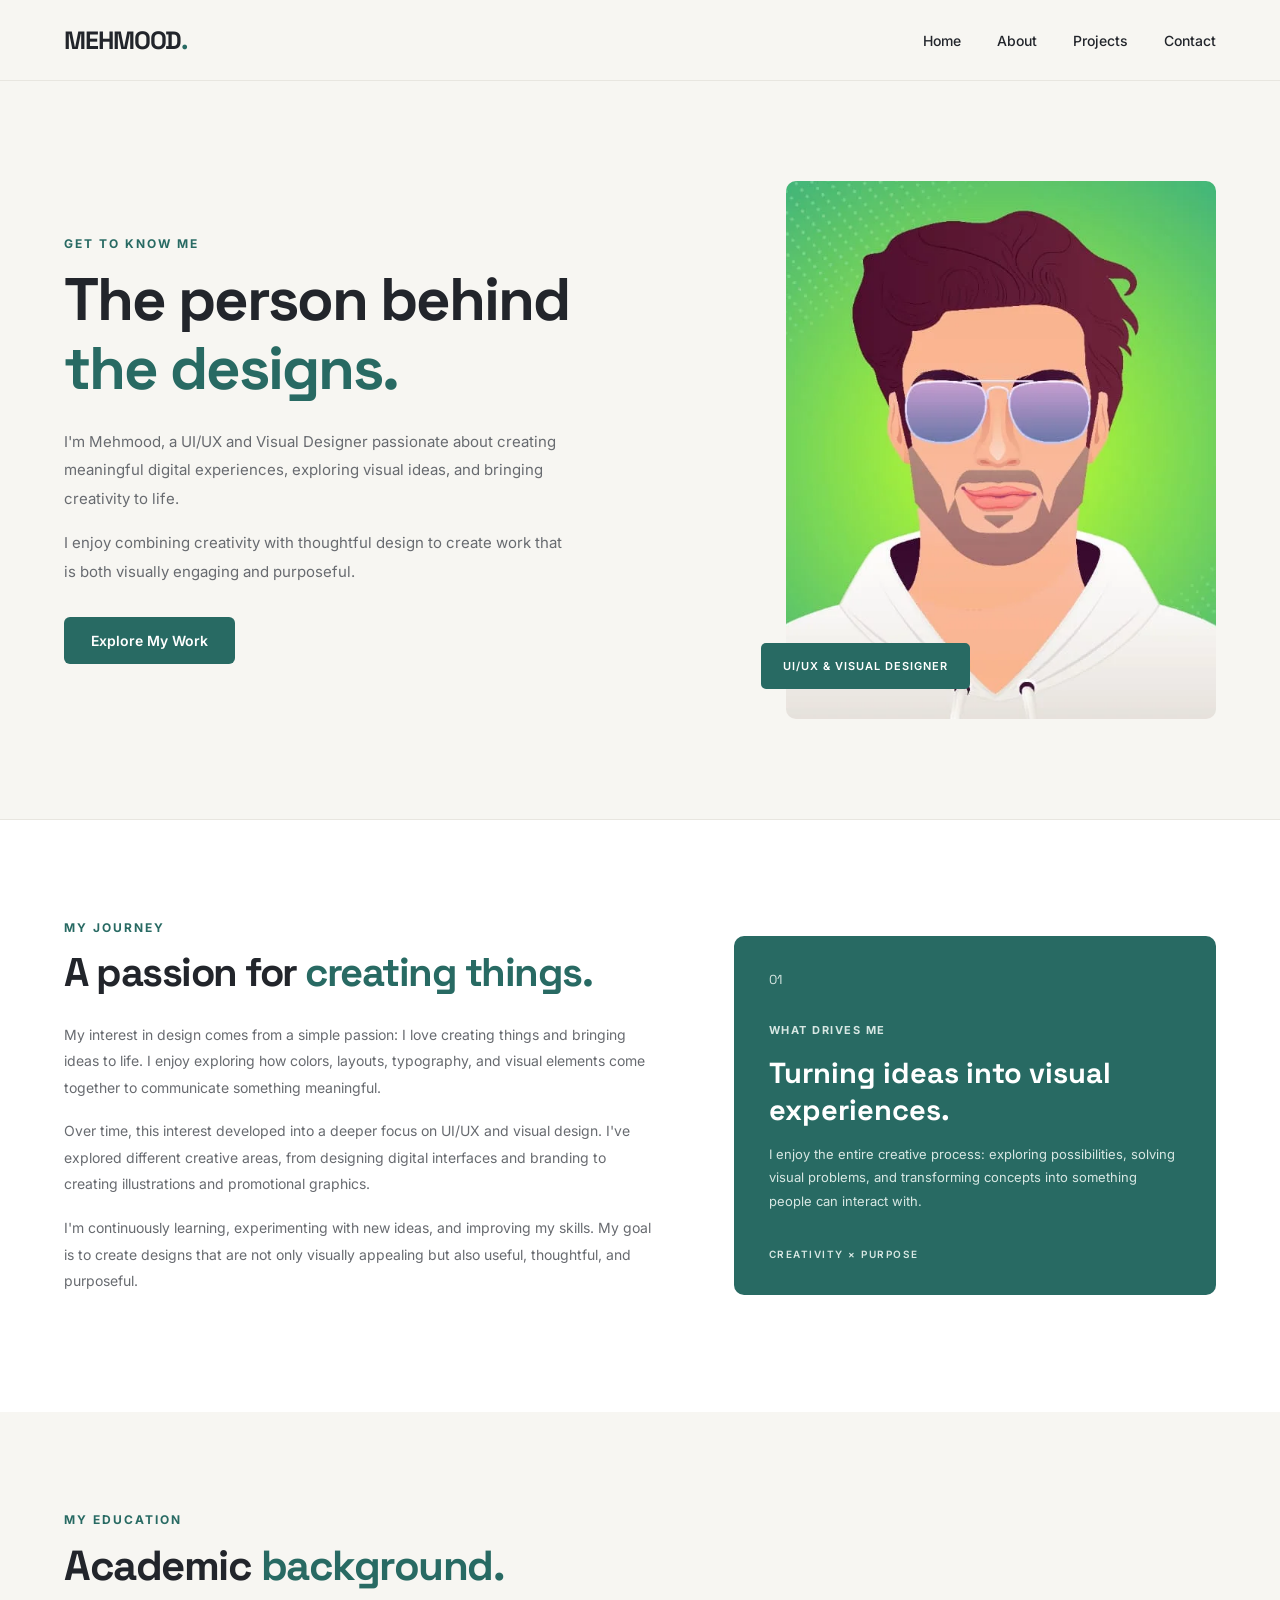
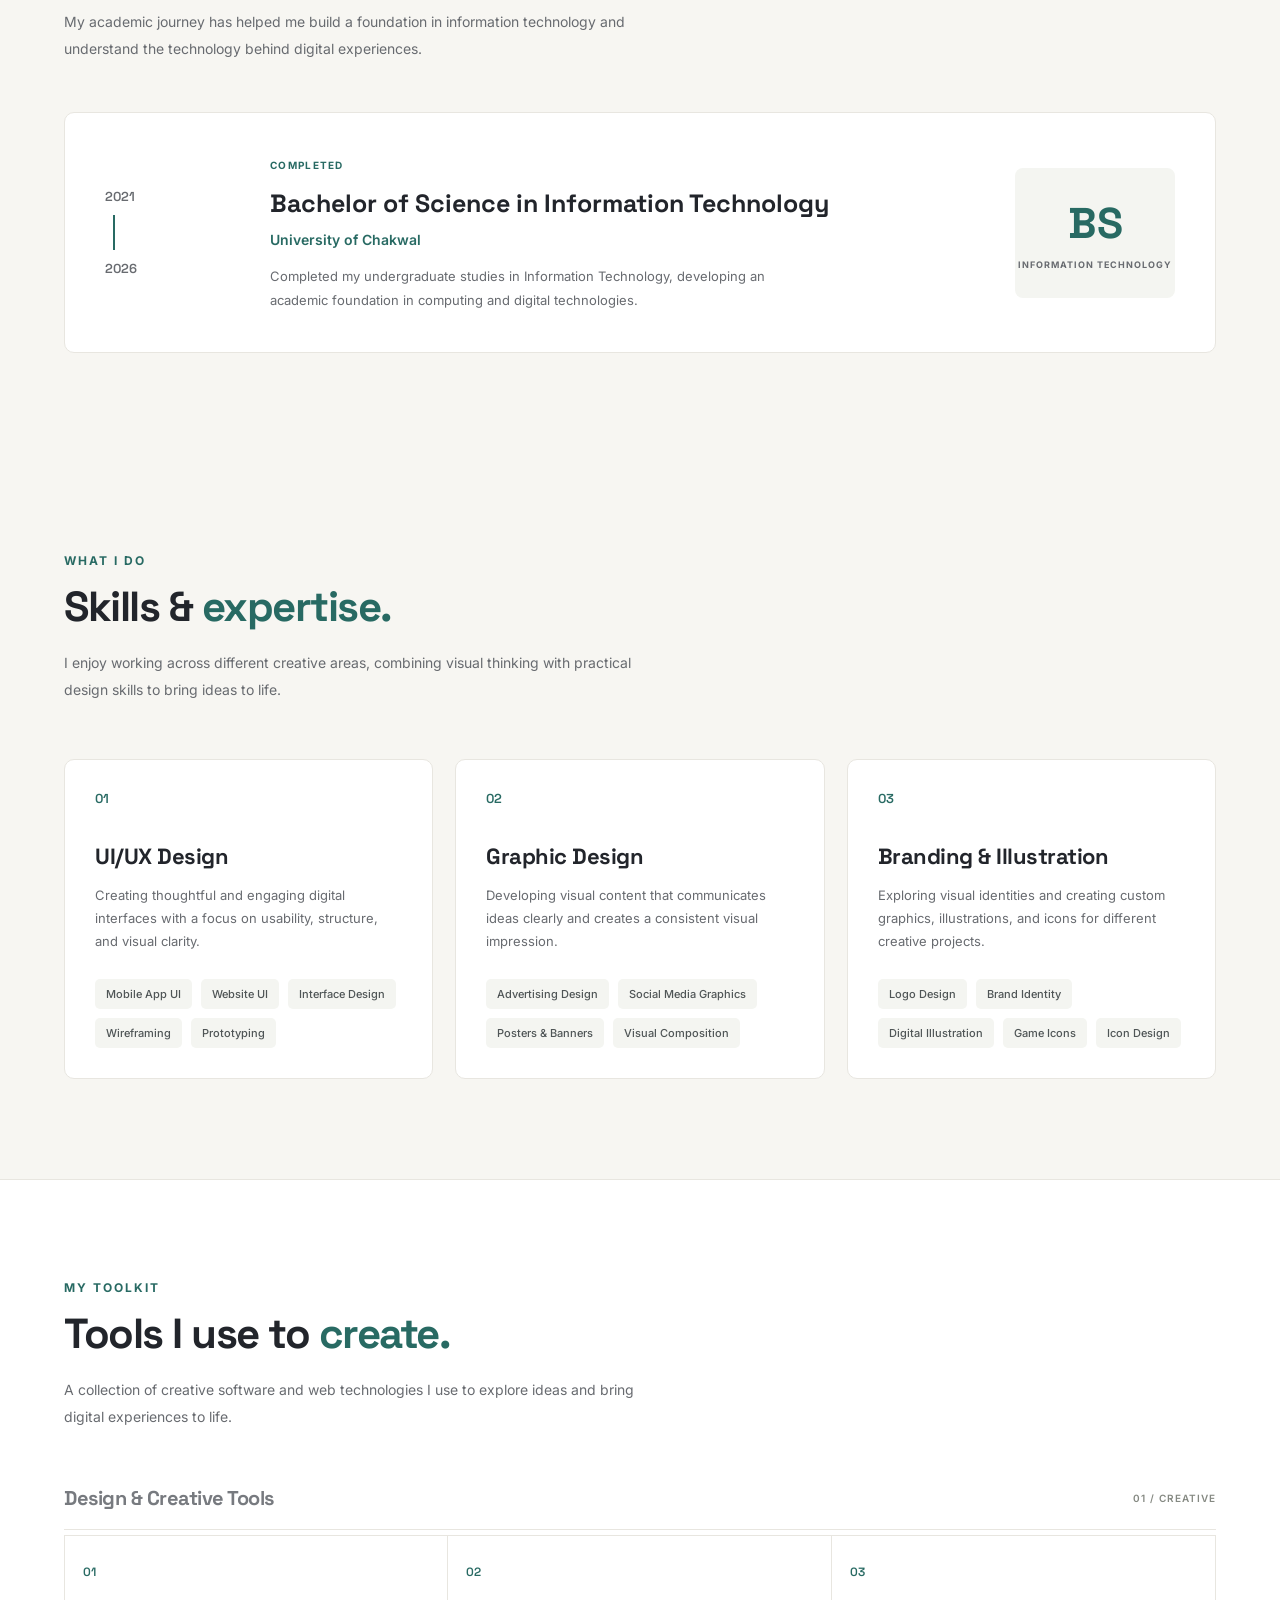
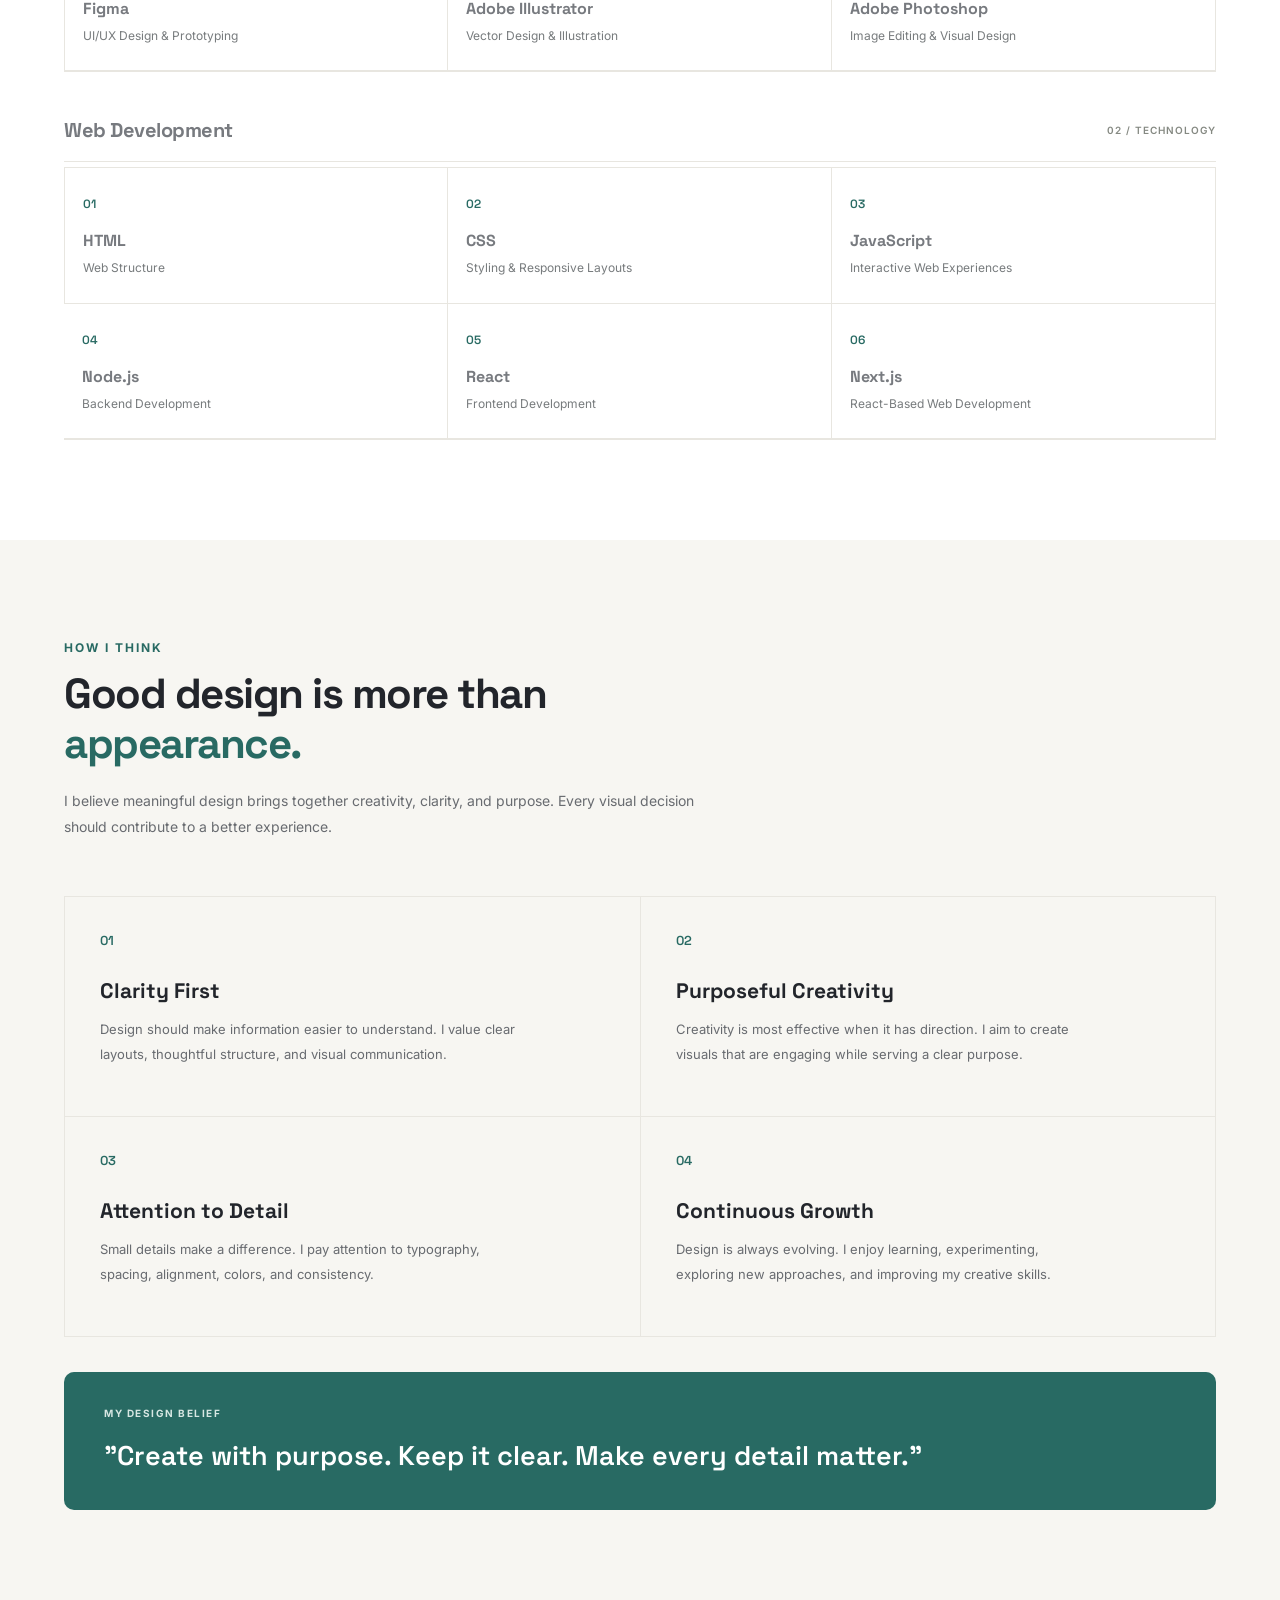
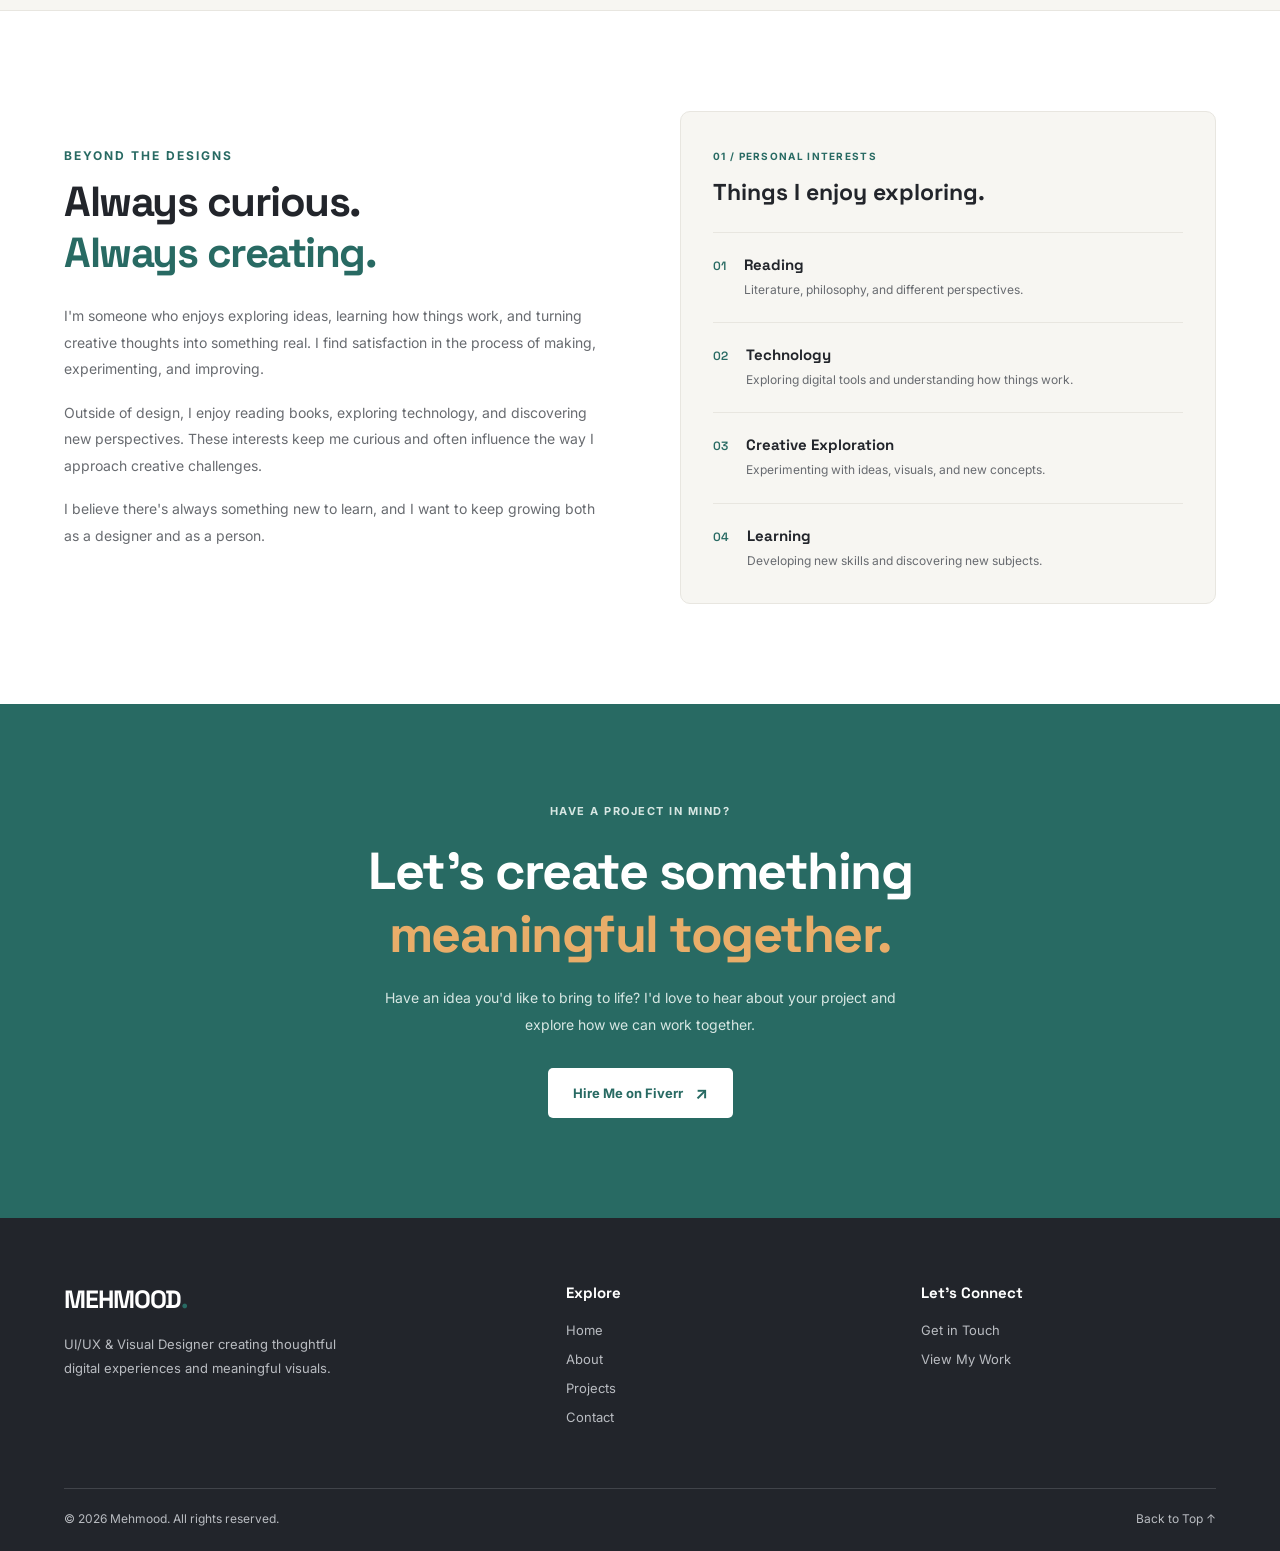
<file: about.html>
<!DOCTYPE html>
<html lang="en">


<head>
    <!-- BASIC META -->
    <meta charset="UTF-8">
    <meta name="viewport" content="width=device-width, initial-scale=1.0">

    <!-- SEO -->
    <title>About Me | Mehmood - UI/UX & Visual Designer</title>
    <meta name="description" content="Get to know Mehmood, a UI/UX and Visual Designer. Explore my background, design skills, creative approach, tools, and passion for creating meaningful digital experiences.">
    <meta name="robots" content="index, follow">

    <!-- OPEN GRAPH / SOCIAL SHARING -->
    <meta property="og:type" content="website">
    <meta property="og:title" content="About Me | Mehmood - UI/UX & Visual Designer">
    <meta property="og:description" content="Learn about my design journey, skills, creative approach, and passion for UI/UX and visual design.">
    <meta property="og:image" content="images/profile/profile.webp">

    <!-- FAVICON -->
    <link rel="icon" type="image/jpeg" href="images/favicon.jpg">

    <!-- GOOGLE FONTS -->
    <link rel="preconnect" href="https://fonts.googleapis.com">
    <link rel="preconnect" href="https://fonts.gstatic.com" crossorigin>
    <link href="https://fonts.googleapis.com/css2?family=Inter:wght@400;500;600;700&family=Space+Grotesk:wght@400;500;600;700&display=swap" rel="stylesheet">

    <!-- STYLESHEETS -->
    <link rel="stylesheet" href="style.css">
    <link rel="stylesheet" href="responsive.css">
</head>


<body id="top">

    <!-- =================================
         HEADER SECTION
    ================================= -->
    <header class="site-header">
        <div class="container">

            <a href="index.html" class="logo">
                MEHMOOD<span>.</span>
            </a>

            <nav class="navigation">
                <a href="index.html">Home</a>
                <a href="about.html">About</a>
                <a href="projects.html">Projects</a>
                <a href="contact.html">Contact</a>
            </nav>

        </div>
    </header>


    <!-- =================================
         ABOUT HERO SECTION
    ================================= -->
    <section class="about-hero">
        <div class="container about-hero-container">

            <!-- ABOUT HERO CONTENT -->
            <div class="about-hero-content">

                <p class="section-label">GET TO KNOW ME</p>

                <h1>
                    The person behind
                    <span>the designs.</span>
                </h1>

                <p class="about-hero-description">
                    I'm Mehmood, a UI/UX and Visual Designer
                    passionate about creating meaningful digital
                    experiences, exploring visual ideas, and
                    bringing creativity to life.
                </p>

                <p class="about-hero-description">
                    I enjoy combining creativity with thoughtful
                    design to create work that is both visually
                    engaging and purposeful.
                </p>

                <a href="projects.html" class="btn btn-primary">
                    Explore My Work
                </a>

            </div>

            <!-- ABOUT HERO IMAGE -->
            <div class="about-hero-visual">

                <div class="about-hero-image">
                    <img
                        src="images/profile/profile.webp"
                        alt="Portrait of Mehmood"
                    >
                </div>

                <div class="about-hero-tag">
                    UI/UX & VISUAL DESIGNER
                </div>

            </div>

        </div>
    </section>

<!-- =================================
     MY STORY SECTION
================================= -->
<section class="my-story">
    <div class="container story-container">

        <!-- STORY CONTENT -->
        <div class="story-content">

            <p class="section-label">MY JOURNEY</p>

            <h2>
                A passion for
                <span>creating things.</span>
            </h2>

            <p>
                My interest in design comes from a simple passion:
                I love creating things and bringing ideas to life.
                I enjoy exploring how colors, layouts, typography,
                and visual elements come together to communicate
                something meaningful.
            </p>

            <p>
                Over time, this interest developed into a deeper
                focus on UI/UX and visual design. I've explored
                different creative areas, from designing digital
                interfaces and branding to creating illustrations
                and promotional graphics.
            </p>

            <p>
                I'm continuously learning, experimenting with new
                ideas, and improving my skills. My goal is to create
                designs that are not only visually appealing but
                also useful, thoughtful, and purposeful.
            </p>

        </div>

        <!-- STORY HIGHLIGHT -->
        <div class="story-highlight">

            <span class="story-highlight-number">01</span>

            <div class="story-highlight-content">
                <p class="story-highlight-label">
                    WHAT DRIVES ME
                </p>

                <h3>
                    Turning ideas into
                    visual experiences.
                </h3>

                <p>
                    I enjoy the entire creative process:
                    exploring possibilities, solving visual
                    problems, and transforming concepts into
                    something people can interact with.
                </p>
            </div>

            <span class="story-highlight-footer">
                CREATIVITY × PURPOSE
            </span>

        </div>

    </div>
</section>

<!-- =================================
     EDUCATION SECTION
================================= -->
<section class="education-section">
    <div class="container">

        <!-- SECTION HEADING -->
        <div class="education-heading">
            <p class="section-label">MY EDUCATION</p>
            <h2>Academic <span>background.</span></h2>
            <p>
                My academic journey has helped me build a
                foundation in information technology and
                understand the technology behind digital experiences.
            </p>
        </div>

        <!-- EDUCATION DETAILS -->
        <div class="education-card">

            <div class="education-year">
                <span>2021</span>
                <span class="year-line"></span>
                <span>2026</span>
            </div>

            <div class="education-details">
                <span class="education-status">COMPLETED</span>

                <h3>Bachelor of Science in Information Technology</h3>

                <p class="education-institution">
                    University of Chakwal
                </p>

                <p class="education-description">
                    Completed my undergraduate studies in
                    Information Technology, developing an
                    academic foundation in computing and
                    digital technologies.
                </p>
            </div>

            <div class="education-degree">
                <span>BS</span>
                <span>INFORMATION TECHNOLOGY</span>
            </div>

        </div>
    </div>
</section>

<!-- =================================
     SKILLS & EXPERTISE SECTION
================================= -->
<section class="skills-section">
    <div class="container">

        <!-- SECTION HEADING -->
        <div class="skills-heading">
            <p class="section-label">WHAT I DO</p>
            <h2>Skills & <span>expertise.</span></h2>
            <p>
                I enjoy working across different creative areas,
                combining visual thinking with practical design
                skills to bring ideas to life.
            </p>
        </div>

        <!-- SKILLS GRID -->
        <div class="skills-grid">

            <!-- UI/UX DESIGN -->
            <div class="skill-group">
                <span class="skill-number">01</span>
                <h3>UI/UX Design</h3>
                <p>
                    Creating thoughtful and engaging digital
                    interfaces with a focus on usability,
                    structure, and visual clarity.
                </p>
                <div class="skill-tags">
                    <span>Mobile App UI</span>
                    <span>Website UI</span>
                    <span>Interface Design</span>
                    <span>Wireframing</span>
                    <span>Prototyping</span>
                </div>
            </div>

            <!-- GRAPHIC DESIGN -->
            <div class="skill-group">
                <span class="skill-number">02</span>
                <h3>Graphic Design</h3>
                <p>
                    Developing visual content that communicates
                    ideas clearly and creates a consistent
                    visual impression.
                </p>
                <div class="skill-tags">
                    <span>Advertising Design</span>
                    <span>Social Media Graphics</span>
                    <span>Posters & Banners</span>
                    <span>Visual Composition</span>
                </div>
            </div>

            <!-- BRANDING & ILLUSTRATION -->
            <div class="skill-group">
                <span class="skill-number">03</span>
                <h3>Branding & Illustration</h3>
                <p>
                    Exploring visual identities and creating
                    custom graphics, illustrations, and icons
                    for different creative projects.
                </p>
                <div class="skill-tags">
                    <span>Logo Design</span>
                    <span>Brand Identity</span>
                    <span>Digital Illustration</span>
                    <span>Game Icons</span>
                    <span>Icon Design</span>
                </div>
            </div>

        </div>
    </div>
</section>

<!-- =================================
     TOOLS & SOFTWARE SECTION
================================= -->
<section class="tools-section">
    <div class="container">

        <!-- SECTION HEADING -->
        <div class="tools-heading">
            <p class="section-label">MY TOOLKIT</p>
            <h2>Tools I use to <span>create.</span></h2>
            <p>
                A collection of creative software and web
                technologies I use to explore ideas and
                bring digital experiences to life.
            </p>
        </div>

        <!-- DESIGN TOOLS -->
        <div class="tool-category">
            <div class="tool-category-heading">
                <h3>Design & Creative Tools</h3>
                <span>01 / CREATIVE</span>
            </div>

            <div class="tools-grid">

                <div class="tool-item">
                    <span class="tool-index">01</span>
                    <div>
                        <h4>Figma</h4>
                        <p>UI/UX Design & Prototyping</p>
                    </div>
                </div>

                <div class="tool-item">
                    <span class="tool-index">02</span>
                    <div>
                        <h4>Adobe Illustrator</h4>
                        <p>Vector Design & Illustration</p>
                    </div>
                </div>

                <div class="tool-item">
                    <span class="tool-index">03</span>
                    <div>
                        <h4>Adobe Photoshop</h4>
                        <p>Image Editing & Visual Design</p>
                    </div>
                </div>

            </div>
        </div>

        <!-- WEB DEVELOPMENT TOOLS -->
        <div class="tool-category">
            <div class="tool-category-heading">
                <h3>Web Development</h3>
                <span>02 / TECHNOLOGY</span>
            </div>

            <div class="tools-grid">

                <div class="tool-item">
                    <span class="tool-index">01</span>
                    <div>
                        <h4>HTML</h4>
                        <p>Web Structure</p>
                    </div>
                </div>

                <div class="tool-item">
                    <span class="tool-index">02</span>
                    <div>
                        <h4>CSS</h4>
                        <p>Styling & Responsive Layouts</p>
                    </div>
                </div>

                <div class="tool-item">
                    <span class="tool-index">03</span>
                    <div>
                        <h4>JavaScript</h4>
                        <p>Interactive Web Experiences</p>
                    </div>
                </div>

                <div class="tool-item">
                    <span class="tool-index">04</span>
                    <div>
                        <h4>Node.js</h4>
                        <p>Backend Development</p>
                    </div>
                </div>

                <div class="tool-item">
                    <span class="tool-index">05</span>
                    <div>
                        <h4>React</h4>
                        <p>Frontend Development</p>
                    </div>
                </div>

                <div class="tool-item">
                    <span class="tool-index">06</span>
                    <div>
                        <h4>Next.js</h4>
                        <p>React-Based Web Development</p>
                    </div>
                </div>

            </div>
        </div>

    </div>
</section>


<!-- =================================
     DESIGN PHILOSOPHY SECTION
================================= -->
<section class="philosophy-section">
    <div class="container">

        <!-- SECTION INTRODUCTION -->
        <div class="philosophy-intro">
            <p class="section-label">HOW I THINK</p>
            <h2>Good design is more than <span>appearance.</span></h2>
            <p>
                I believe meaningful design brings together
                creativity, clarity, and purpose. Every visual
                decision should contribute to a better experience.
            </p>
        </div>

        <!-- DESIGN PRINCIPLES -->
        <div class="philosophy-grid">

            <!-- PRINCIPLE 01 -->
            <div class="philosophy-item">
                <span class="philosophy-number">01</span>
                <h3>Clarity First</h3>
                <p>
                    Design should make information easier to
                    understand. I value clear layouts, thoughtful
                    structure, and visual communication.
                </p>
            </div>

            <!-- PRINCIPLE 02 -->
            <div class="philosophy-item">
                <span class="philosophy-number">02</span>
                <h3>Purposeful Creativity</h3>
                <p>
                    Creativity is most effective when it has
                    direction. I aim to create visuals that are
                    engaging while serving a clear purpose.
                </p>
            </div>

            <!-- PRINCIPLE 03 -->
            <div class="philosophy-item">
                <span class="philosophy-number">03</span>
                <h3>Attention to Detail</h3>
                <p>
                    Small details make a difference. I pay
                    attention to typography, spacing, alignment,
                    colors, and consistency.
                </p>
            </div>

            <!-- PRINCIPLE 04 -->
            <div class="philosophy-item">
                <span class="philosophy-number">04</span>
                <h3>Continuous Growth</h3>
                <p>
                    Design is always evolving. I enjoy learning,
                    experimenting, exploring new approaches,
                    and improving my creative skills.
                </p>
            </div>

        </div>

        <!-- PHILOSOPHY STATEMENT -->
        <div class="philosophy-statement">
            <span>MY DESIGN BELIEF</span>
            <p>
                "Create with purpose. Keep it clear.
                Make every detail matter."
            </p>
        </div>

    </div>
</section>

<!-- =================================
     PERSONAL APPROACH SECTION
================================= -->
<section class="personal-section">
    <div class="container personal-container">

        <!-- PERSONAL CONTENT -->
        <div class="personal-content">
            <p class="section-label">BEYOND THE DESIGNS</p>

            <h2>
                Always curious.
                <span>Always creating.</span>
            </h2>

            <p>
                I'm someone who enjoys exploring ideas, learning
                how things work, and turning creative thoughts
                into something real. I find satisfaction in the
                process of making, experimenting, and improving.
            </p>

            <p>
                Outside of design, I enjoy reading books,
                exploring technology, and discovering new
                perspectives. These interests keep me curious
                and often influence the way I approach creative
                challenges.
            </p>

            <p>
                I believe there's always something new to learn,
                and I want to keep growing both as a designer
                and as a person.
            </p>
        </div>

        <!-- PERSONAL INTERESTS -->
        <div class="interests-panel">

            <div class="interests-heading">
                <span>01 / PERSONAL INTERESTS</span>
                <h3>Things I enjoy exploring.</h3>
            </div>

            <div class="interest-item">
                <span class="interest-number">01</span>
                <div>
                    <h4>Reading</h4>
                    <p>Literature, philosophy, and different perspectives.</p>
                </div>
            </div>

            <div class="interest-item">
                <span class="interest-number">02</span>
                <div>
                    <h4>Technology</h4>
                    <p>Exploring digital tools and understanding how things work.</p>
                </div>
            </div>

            <div class="interest-item">
                <span class="interest-number">03</span>
                <div>
                    <h4>Creative Exploration</h4>
                    <p>Experimenting with ideas, visuals, and new concepts.</p>
                </div>
            </div>

            <div class="interest-item">
                <span class="interest-number">04</span>
                <div>
                    <h4>Learning</h4>
                    <p>Developing new skills and discovering new subjects.</p>
                </div>
            </div>

        </div>

    </div>
</section>

<!-- =================================
     ABOUT PAGE FINAL CTA
================================= -->
<section class="about-cta">
    <div class="container">

        <div class="about-cta-content">

            <p class="about-cta-label">HAVE A PROJECT IN MIND?</p>

            <h2>
                Let's create something
                <span>meaningful together.</span>
            </h2>

            <p>
                Have an idea you'd like to bring to life?
                I'd love to hear about your project and
                explore how we can work together.
            </p>

            <a
                href="https://www.fiverr.com/s/NeWLGvZ"
                class="btn about-cta-button"
                target="_blank"
                rel="noopener noreferrer"
            >
                Hire Me on Fiverr
                <span aria-hidden="true">↗</span>
            </a>

        </div>

    </div>
</section>

    <!-- =================================
         FOOTER SECTION
    ================================= -->
    <footer class="site-footer">
        <div class="container">

            <div class="footer-main">

                <!-- FOOTER BRAND -->
                <div class="footer-brand">
                    <a href="index.html" class="logo">
                        MEHMOOD<span>.</span>
                    </a>

                    <p>
                        UI/UX & Visual Designer creating thoughtful
                        digital experiences and meaningful visuals.
                    </p>
                </div>

                <!-- FOOTER NAVIGATION -->
                <div class="footer-navigation">
                    <h3>Explore</h3>

                    <a href="index.html">Home</a>
                    <a href="about.html">About</a>
                    <a href="projects.html">Projects</a>
                    <a href="contact.html">Contact</a>
                </div>

                <!-- FOOTER CONTACT -->
                <div class="footer-contact">
                    <h3>Let's Connect</h3>

                    <a href="https://www.fiverr.com/s/NeWLGvZ">Get in Touch</a>
                    <a href="projects.html">View My Work</a>
                </div>

            </div>

            <!-- FOOTER BOTTOM -->
            <div class="footer-bottom">
                <p>© 2026 Mehmood. All rights reserved.</p>
                <a href="#top">Back to Top ↑</a>
            </div>

        </div>
    </footer>

</body>
</html>
</file>
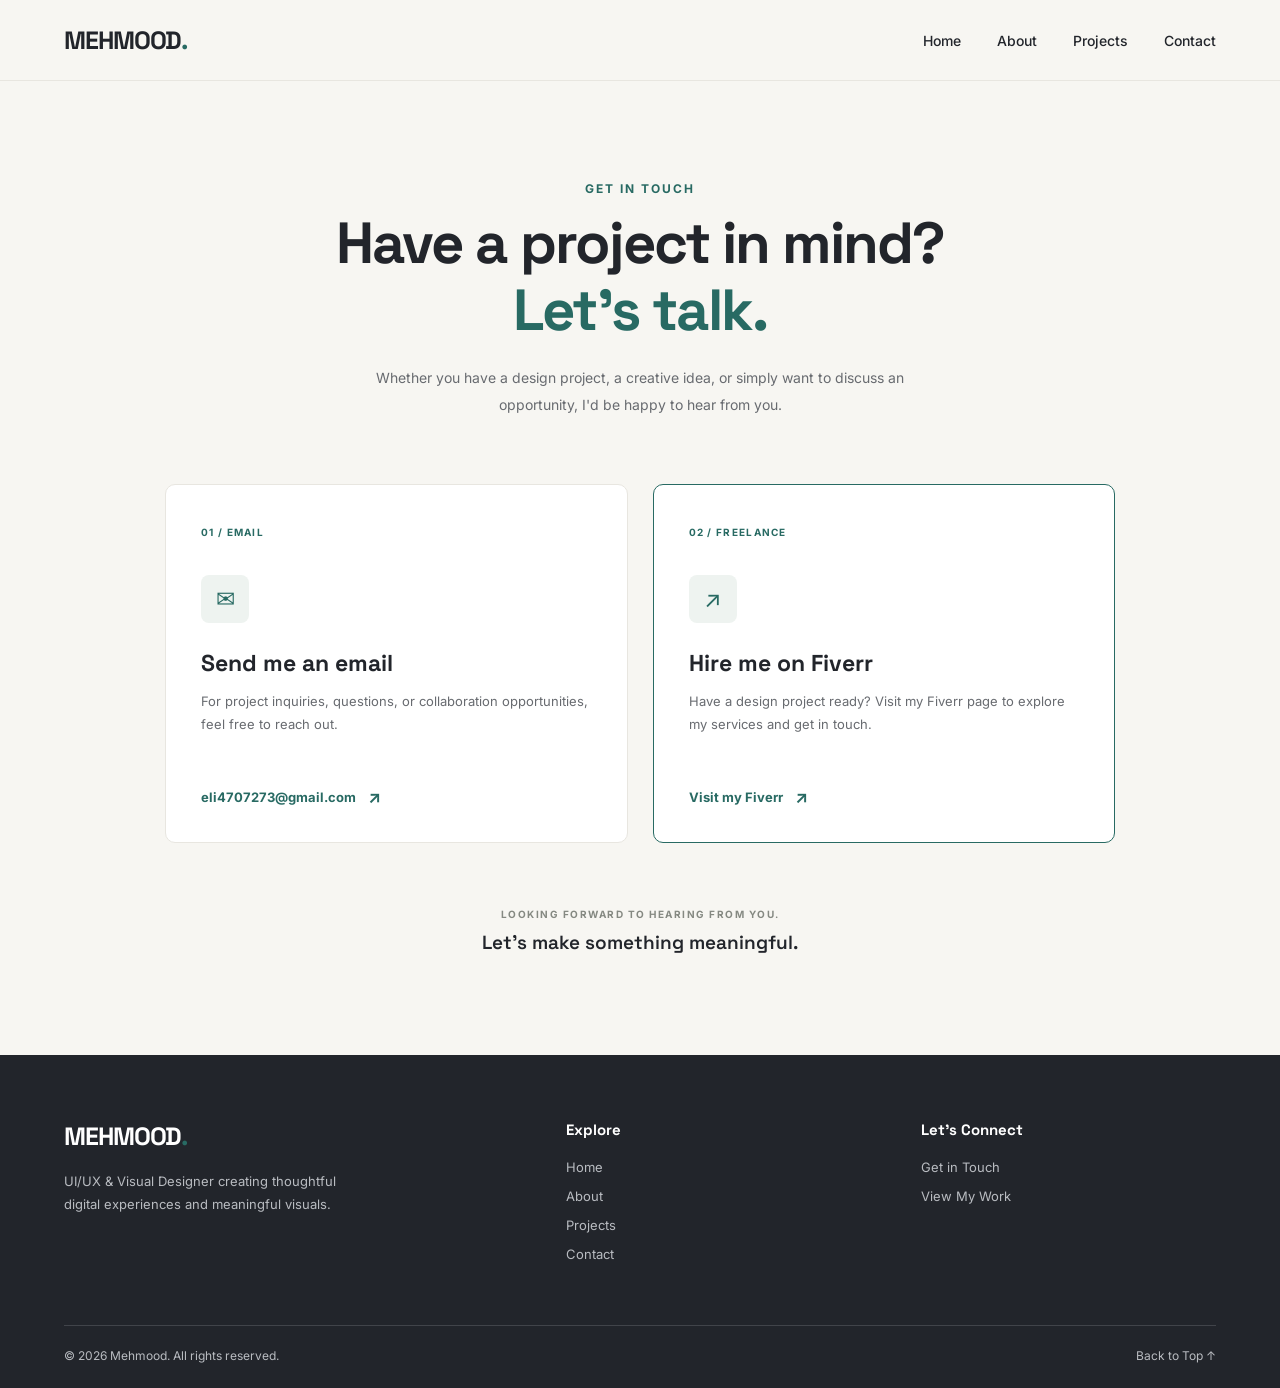
<file: contact.html>
<!DOCTYPE html>
<html lang="en">


<head>
    <!-- BASIC META -->
    <meta charset="UTF-8">
    <meta name="viewport" content="width=device-width, initial-scale=1.0">

    <!-- SEO -->
    <title>Contact Me | Mehmood – UI/UX & Visual Designer</title>
    <meta name="description" content="Get in touch with Mehmood for UI/UX design, mobile app interfaces, visual design, branding, and creative design collaborations.">
    <meta name="robots" content="index, follow">

    <!-- OPEN GRAPH / SOCIAL SHARING -->
    <meta property="og:type" content="website">
    <meta property="og:title" content="Contact Me | Mehmood – UI/UX & Visual Designer">
    <meta property="og:description" content="Have a design project in mind? Contact me to discuss UI/UX design, visual design, and creative collaborations.">
    <meta property="og:image" content="images/profile/profile.webp">

    <!-- FAVICON -->
    <link rel="icon" type="image/jpeg" href="images/favicon.jpg">

    <!-- GOOGLE FONTS -->
    <link rel="preconnect" href="https://fonts.googleapis.com">
    <link rel="preconnect" href="https://fonts.gstatic.com" crossorigin>
    <link href="https://fonts.googleapis.com/css2?family=Inter:wght@400;500;600;700&family=Space+Grotesk:wght@400;500;600;700&display=swap" rel="stylesheet">

    <!-- STYLESHEETS -->
    <link rel="stylesheet" href="style.css">
    <link rel="stylesheet" href="responsive.css">
</head>


<body id="top">

    <!-- =================================
         HEADER SECTION
    ================================= -->
    <header class="site-header">
        <div class="container">

            <a href="index.html" class="logo">
                MEHMOOD<span>.</span>
            </a>

            <nav class="navigation">
                <a href="index.html">Home</a>
                <a href="about.html">About</a>
                <a href="projects.html">Projects</a>
                <a href="contact.html">Contact</a>
            </nav>

        </div>
    </header>


    


<!-- =================================
     CONTACT PAGE SECTION
================================= -->
<section class="contact-section">
    <div class="container">

        <!-- CONTACT INTRODUCTION -->
        <div class="contact-intro">
            <p class="section-label">GET IN TOUCH</p>

            <h1>
                Have a project in mind?
                <span>Let's talk.</span>
            </h1>

            <p>
                Whether you have a design project, a creative
                idea, or simply want to discuss an opportunity,
                I'd be happy to hear from you.
            </p>
        </div>

        <!-- CONTACT METHODS -->
        <div class="contact-grid">

            <!-- EMAIL CONTACT -->
            <div class="contact-card">
                <span class="contact-number">01 / EMAIL</span>

                <div class="contact-icon">✉</div>

                <h2>Send me an email</h2>

                <p>
                    For project inquiries, questions, or
                    collaboration opportunities, feel free
                    to reach out.
                </p>

                <a href="mailto:eli4707273@gmail.com"
                   class="contact-link">
                    eli4707273@gmail.com
                    <span aria-hidden="true">↗</span>
                </a>
            </div>

            <!-- FIVERR CONTACT -->
            <div class="contact-card contact-card-featured">
                <span class="contact-number">02 / FREELANCE</span>

                <div class="contact-icon">↗</div>

                <h2>Hire me on Fiverr</h2>

                <p>
                    Have a design project ready?
                    Visit my Fiverr page to explore my
                    services and get in touch.
                </p>

                <a
                    href="https://www.fiverr.com/s/NeWLGvZ"
                    class="contact-link"
                    target="_blank"
                    rel="noopener noreferrer"
                >
                    Visit my Fiverr
                    <span aria-hidden="true">↗</span>
                </a>
            </div>

        </div>

        <!-- CLOSING MESSAGE -->
        <div class="contact-note">
            <p>LOOKING FORWARD TO HEARING FROM YOU.</p>
            <span>Let's make something meaningful.</span>
        </div>

    </div>
</section>

    <!-- =================================
         FOOTER SECTION
    ================================= -->
    <footer class="site-footer">
        <div class="container">

            <div class="footer-main">

                <!-- FOOTER BRAND -->
                <div class="footer-brand">
                    <a href="index.html" class="logo">
                        MEHMOOD<span>.</span>
                    </a>

                    <p>
                        UI/UX & Visual Designer creating thoughtful
                        digital experiences and meaningful visuals.
                    </p>
                </div>

                <!-- FOOTER NAVIGATION -->
                <div class="footer-navigation">
                    <h3>Explore</h3>

                    <a href="index.html">Home</a>
                    <a href="about.html">About</a>
                    <a href="projects.html">Projects</a>
                    <a href="contact.html">Contact</a>
                </div>

                <!-- FOOTER CONTACT -->
                <div class="footer-contact">
                    <h3>Let's Connect</h3>

                    <a href="contact.html">Get in Touch</a>
                    <a href="projects.html">View My Work</a>
                </div>

            </div>

            <!-- FOOTER BOTTOM -->
            <div class="footer-bottom">
                <p>© 2026 Mehmood. All rights reserved.</p>
                <a href="#top">Back to Top ↑</a>
            </div>

        </div>
    </footer>

</body>
</html>
</file>
<file: style.css>
:root {
    --color-background: #F7F6F2;
    --color-surface: #FFFFFF;
    --color-text: #22252B;
    --color-primary: #286A63;
    --color-accent: #E9AD69;
    --color-border: #E8E6E0;

    --font-heading: "Space Grotesk", sans-serif;
    --font-body: "Inter", sans-serif;

    --container-width: 1200px;
}

/* Global Styles */
* {
    margin: 0;
    padding: 0;
    box-sizing: border-box;
}

body {
    background: var(--color-background);
    color: var(--color-text);
    font-family: var(--font-body);
}

h1,
h2,
h3,
h4,
h5,
h6 {
    font-family: var(--font-heading);
}

a {
    text-decoration: none;
    color: inherit;
}

.container {
    width: min(90%, var(--container-width));
    margin: 0 auto;
}

/* Headercss */

.site-header {
    padding: 24px 0;
    border-bottom: 1px solid var(--color-border);
}

.site-header .container {
    display: flex;
    align-items: center;
    justify-content: space-between;
}

.logo {
    font-family: var(--font-heading);
    font-size: 25px;
    font-weight: 700;
    letter-spacing: -1px;
}

.logo span {
    color: var(--color-primary);
}

.navigation {
    display: flex;
    gap: 36px;
}

.navigation a {
    font-size: 14px;
    font-weight: 500;
    transition: color 0.3s ease;
}

.navigation a:hover {
    color: var(--color-primary);
}

/* =================================
   HERO SECTION
================================= */

.hero {
    padding: 100px 0;
    overflow: hidden;
}

.hero-container {
    display: grid;
    grid-template-columns: 1fr 0.9fr;
    align-items: center;
    gap: 70px;
    min-height: 480px;
}

/* HERO CONTENT */

.hero-label {
    color: var(--color-primary);
    font-size: 13px;
    font-weight: 700;
    letter-spacing: 2px;
    margin-bottom: 22px;
}

.hero-content h1 {
    font-size: clamp(42px, 5vw, 66px);
    line-height: 1.12;
    letter-spacing: -2.5px;
    font-weight: 700;
    max-width: 600px;
}

.hero-content h1 span {
    color: var(--color-primary);
}

.hero-description {
    font-size: 16px;
    line-height: 1.8;
    color: #686B70;
    max-width: 490px;
    margin-top: 24px;
}

/* =================================
   HERO BUTTONS
================================= */

.hero-buttons {
    display: flex;
    align-items: center;
    gap: 16px;
    margin-top: 32px;
}

/* BASE BUTTON STYLE */

.btn {
    display: inline-flex;
    align-items: center;
    justify-content: center;
    padding: 15px 27px;
    border-radius: 6px;
    font-size: 14px;
    font-weight: 600;
    transition: all 0.3s ease;
}

/* PRIMARY BUTTON */

.btn-primary {
    background: var(--color-primary);
    color: white;
}

.btn-primary:hover {
    background: #1F554F;
    transform: translateY(-3px);
}

/* SECONDARY BUTTON */

.btn-secondary {
    border: 1px solid var(--color-border);
    background: var(--color-surface);
}

.btn-secondary:hover {
    border-color: var(--color-primary);
    color: var(--color-primary);
    transform: translateY(-3px);
}


/* =================================
   HERO VISUAL
================================= */

.hero-visual {
    position: relative;
    display: flex;
    justify-content: center;
    align-items: center;
    min-height: 430px;
}

/* MAIN VISUAL CARD */

.visual-card {
    position: relative;
    width: 340px;
    height: 390px;
    padding: 30px;
    background: var(--color-primary);
    color: white;
    border-radius: 12px;
    display: flex;
    flex-direction: column;
    justify-content: space-between;
    box-shadow: 0 25px 60px rgba(34, 37, 43, 0.15);
}

/* CARD NUMBER */

.visual-number {
    font-size: 13px;
    letter-spacing: 2px;
    color: #D7E7E3;
}

/* CARD HEADING */

.visual-heading {
    font-family: var(--font-heading);
    font-size: 47px;
    font-weight: 700;
    line-height: 1.05;
    letter-spacing: -2px;
}

/* CARD FOOTER */

.visual-footer {
    display: flex;
    justify-content: space-between;
    gap: 10px;
    font-size: 9px;
    letter-spacing: 1px;
    color: #D7E7E3;
}

/* =================================
   FLOATING VISUAL LABELS
================================= */

.visual-tag {
    position: absolute;
    padding: 13px 20px;
    background: var(--color-surface);
    border: 1px solid var(--color-border);
    border-radius: 6px;
    font-size: 13px;
    font-weight: 600;
    box-shadow: 0 10px 30px rgba(34, 37, 43, 0.08);
}

.visual-tag-one {
    top: 75px;
    right: 0;
    color: var(--color-primary);
}

.visual-tag-two {
    bottom: 65px;
    left: 0;
    background: var(--color-accent);
    border-color: var(--color-accent);
    color: var(--color-text);
}


/* =================================
   RESPONSIVE HERO SECTION
================================= */

@media (max-width: 900px) {

    .hero {
        padding: 75px 0;
    }

    .hero-container {
        grid-template-columns: 1fr;
        gap: 50px;
    }

    .hero-content {
        text-align: center;
    }

    .hero-content h1,
    .hero-description {
        margin-left: auto;
        margin-right: auto;
    }

    .hero-buttons {
        justify-content: center;
    }

    .hero-visual {
        min-height: 420px;
    }
}



/* =================================
   DESIGN SPECIALTIES SECTION
================================= */

.specialties {
    padding: 85px 0;
    background: var(--color-surface);
    border-top: 1px solid var(--color-border);
    border-bottom: 1px solid var(--color-border);
}

/* SECTION HEADING */

.specialties-heading {
    margin-bottom: 45px;
}

.section-label {
    color: var(--color-primary);
    font-size: 12px;
    font-weight: 700;
    letter-spacing: 2px;
    margin-bottom: 14px;
}

.specialties-heading h2 {
    font-size: 38px;
    line-height: 1.2;
    letter-spacing: -1.5px;
}

.specialties-heading h2 span {
    color: var(--color-primary);
}

/* SPECIALTIES GRID */

.specialties-grid {
    display: grid;
    grid-template-columns: repeat(4, 1fr);
    border-top: 1px solid var(--color-border);
}

/* INDIVIDUAL SPECIALTY */

.specialty-item {
    padding: 30px 22px 25px;
    border-right: 1px solid var(--color-border);
    transition: background 0.3s ease;
}

.specialty-item:first-child {
    border-left: 1px solid var(--color-border);
}

.specialty-item:hover {
    background: var(--color-background);
}

/* SPECIALTY NUMBER */

.specialty-number {
    display: block;
    color: var(--color-primary);
    font-size: 12px;
    font-weight: 700;
    margin-bottom: 35px;
}

/* SPECIALTY TITLE */

.specialty-item h3 {
    font-family: var(--font-heading);
    font-size: 19px;
    margin-bottom: 12px;
}

/* SPECIALTY DESCRIPTION */

.specialty-item p {
    color: #686B70;
    font-size: 13px;
    line-height: 1.7;
}

/* =================================
   RESPONSIVE DESIGN
================================= */

/* TABLETS AND SMALL LAPTOPS */

@media (max-width: 900px) {

    .specialties-grid {
        grid-template-columns: repeat(2, 1fr);
    }

    .specialty-item:nth-child(3) {
        border-left: 1px solid var(--color-border);
    }

    .specialty-item:nth-child(3),
    .specialty-item:nth-child(4) {
        border-top: 1px solid var(--color-border);
    }
}


/* =================================
   FEATURED PROJECTS SECTION
================================= */

.featured-projects {
    padding: 100px 0;
}

/* PROJECTS SECTION HEADER */

.projects-header {
    display: flex;
    align-items: flex-end;
    justify-content: space-between;
    gap: 30px;
    margin-bottom: 50px;
}

.projects-header h2 {
    font-size: 42px;
    line-height: 1.2;
    letter-spacing: -1.5px;
}

.projects-header h2 span {
    color: var(--color-primary);
}

.projects-intro {
    color: #686B70;
    font-size: 15px;
    line-height: 1.7;
    max-width: 460px;
    margin-top: 15px;
}

/* EXPLORE PROJECTS LINK */

.projects-link {
    color: var(--color-primary);
    font-size: 14px;
    font-weight: 600;
    white-space: nowrap;
    padding-bottom: 5px;
    border-bottom: 1px solid var(--color-primary);
    transition: opacity 0.3s ease;
}

.projects-link:hover {
    opacity: 0.65;
}

/* PROJECT GRID */

.featured-grid {
    display: grid;
    grid-template-columns: repeat(3, 1fr);
    gap: 40px 24px;
}

/* PROJECT CARD */

.project-card {
    min-width: 0;
}

/* PROJECT IMAGE AREA */

.project-image {
    width: 100%;
    aspect-ratio: 4 / 3;
    overflow: hidden;
    background: #EAE9E3;
    border-radius: 8px;
}

.project-image img {
    width: 100%;
    height: 100%;
    object-fit: cover;
    display: block;
    transition: transform 0.5s ease;
}

.project-card:hover .project-image img {
    transform: scale(1.04);
}

/* PROJECT INFORMATION */

.project-info {
    padding-top: 20px;
}

.project-category {
    color: var(--color-primary);
    font-size: 11px;
    font-weight: 700;
    letter-spacing: 1.5px;
    margin-bottom: 9px;
}

.project-info h3 {
    font-family: var(--font-heading);
    font-size: 25px;
    margin-bottom: 9px;
}

.project-info p:last-child {
    color: #686B70;
    font-size: 14px;
    line-height: 1.7;
    max-width: 450px;
}

/* =================================
   RESPONSIVE PROJECT GRID
================================= */

/* TABLETS */

@media (max-width: 900px) {
    .featured-grid {
        grid-template-columns: repeat(2, 1fr);
    }
}



/* =================================
   SERVICES SECTION
================================= */
.services {
    padding: 85px 0;
    background: var(--color-surface);
    border-top: 1px solid var(--color-border);
}

/* SERVICES SECTION HEADING */
.services-heading {
    max-width: 650px;
    margin-bottom: 40px;
}

.services-heading h2 {
    font-size: 38px;
    line-height: 1.2;
    letter-spacing: -1.5px;
}

.services-heading h2 span {
    color: var(--color-primary);
}

.services-intro {
    color: #686B70;
    font-size: 14px;
    line-height: 1.7;
    max-width: 500px;
    margin-top: 14px;
}

/* SERVICES GRID */
.services-grid {
    display: grid;
    grid-template-columns: repeat(3, 1fr);
    gap: 18px;
}

/* INDIVIDUAL SERVICE CARD */
.service-card {
    padding: 28px;
    background: #FFFFFF;
    border: 1px solid #ECEDE9;
    border-radius: 10px;
    box-shadow: 0 4px 18px rgba(34, 37, 43, 0.04);
    transition: transform 0.3s ease, box-shadow 0.3s ease;
}

.service-card:hover {
    transform: translateY(-5px);
    box-shadow: 0 12px 28px rgba(34, 37, 43, 0.09);
}

/* SERVICE NUMBER */
.service-number {
    display: block;
    color: var(--color-primary);
    font-size: 12px;
    font-weight: 700;
    margin-bottom: 25px;
}

/* SERVICE TITLE */
.service-card h3 {
    font-size: 19px;
    line-height: 1.35;
    margin-bottom: 10px;
}

/* SERVICE DESCRIPTION */
.service-card p {
    color: #686B70;
    font-size: 13px;
    line-height: 1.7;
}

/* SERVICE DELIVERABLES */
.service-deliverables {
    display: block;
    color: var(--color-primary);
    font-size: 11px;
    font-weight: 600;
    line-height: 1.6;
    margin-top: 20px;
}



/* =================================
   RESPONSIVE SERVICES SECTION
================================= */

/* TABLETS */
@media (max-width: 900px) {
    .services-grid {
        grid-template-columns: repeat(2, 1fr);
    }
}


/* =================================
   TOOLS & SOFTWARE SECTION
================================= */
.tools {
    padding: 90px 0;
}

/* TOOLS SECTION HEADING */
.tools-heading {
    max-width: 620px;
    margin-bottom: 40px;
}

.tools-heading h2 {
    font-size: 38px;
    line-height: 1.2;
    letter-spacing: -1.5px;
}

.tools-heading h2 span {
    color: var(--color-primary);
}

.tools-intro {
    color: #686B70;
    font-size: 14px;
    line-height: 1.7;
    max-width: 480px;
    margin-top: 14px;
}

/* TOOLS GRID */
.tools-grid {
    display: grid;
    grid-template-columns: repeat(4, 1fr);
    border-top: 1px solid var(--color-border);
    border-bottom: 1px solid var(--color-border);
}

/* INDIVIDUAL TOOL */
.tool-item {
    padding: 28px 22px;
    display: flex;
    flex-direction: column;
    gap: 10px;
    border-right: 1px solid var(--color-border);
    transition: background 0.3s ease;
}

.tool-item:first-child {
    border-left: 1px solid var(--color-border);
}

.tool-item:hover {
    background: var(--color-surface);
}

/* TOOL NAME */
.tool-name {
    font-family: var(--font-heading);
    font-size: 19px;
    font-weight: 600;
}

/* TOOL CATEGORY */
.tool-category {
    color: #777A7F;
    font-size: 12px;
}


/* =================================
   RESPONSIVE TOOLS SECTION
================================= */

/* TABLETS */
@media (max-width: 900px) {
    .tools-grid {
        grid-template-columns: repeat(2, 1fr);
    }

    .tool-item:nth-child(3) {
        border-left: 1px solid var(--color-border);
        border-top: 1px solid var(--color-border);
    }

    .tool-item:nth-child(4) {
        border-top: 1px solid var(--color-border);
    }
}




/* =================================
   ABOUT PREVIEW SECTION
================================= */
.about-preview {
    padding: 100px 0;
    background: var(--color-surface);
    border-top: 1px solid var(--color-border);
}

/* ABOUT SECTION LAYOUT */
.about-container {
    display: grid;
    grid-template-columns: 0.9fr 1.1fr;
    align-items: center;
    gap: 80px;
}

/* ABOUT VISUAL */
.about-visual {
    position: relative;
    max-width: 450px;
}

/* PROFILE IMAGE */
.about-image {
    width: 100%;
    aspect-ratio: 4 / 5;
    overflow: hidden;
    border-radius: 10px;
    background: #EAE9E3;
}

.about-image img {
    width: 100%;
    height: 100%;
    object-fit: cover;
    display: block;
}

/* IMAGE LABEL */
.about-visual-label {
    position: absolute;
    right: -20px;
    bottom: 25px;
    padding: 15px 20px;
    background: var(--color-primary);
    color: white;
    font-size: 11px;
    font-weight: 600;
    letter-spacing: 1px;
    border-radius: 5px;
}

/* ABOUT CONTENT */
.about-content h2 {
    font-size: 42px;
    line-height: 1.2;
    letter-spacing: -1.5px;
    margin-bottom: 25px;
}

.about-content h2 span {
    color: var(--color-primary);
}

/* ABOUT PARAGRAPHS */
.about-content p:not(.section-label) {
    color: #686B70;
    font-size: 14px;
    line-height: 1.9;
    margin-bottom: 18px;
}

/* ABOUT PAGE LINK */
.about-link {
    display: inline-block;
    margin-top: 15px;
    color: var(--color-primary);
    font-size: 14px;
    font-weight: 600;
    border-bottom: 1px solid var(--color-primary);
    padding-bottom: 6px;
    transition: opacity 0.3s ease;
}

.about-link:hover {
    opacity: 0.65;
}


/* =================================
   RESPONSIVE ABOUT PREVIEW
================================= */

/* TABLETS AND SMALL LAPTOPS */
@media (max-width: 900px) {
    .about-container {
        grid-template-columns: 1fr 1fr;
        gap: 40px;
    }

    .about-content h2 {
        font-size: 34px;
    }

    .about-visual-label {
        right: -10px;
    }
}

/* MOBILE SCREENS */
@media (max-width: 600px) {
    .about-preview {
        padding: 65px 0;
    }

    .about-container {
        grid-template-columns: 1fr;
        gap: 40px;
    }

    .about-visual {
        width: 100%;
        max-width: 380px;
        margin: 0 auto;
    }

    .about-visual-label {
        right: -5px;
        bottom: 20px;
    }

    .about-content h2 {
        font-size: 32px;
    }

    .about-content p:not(.section-label) {
        font-size: 14px;
    }
}


/* =================================
   DESIGN PROCESS SECTION
================================= */
.design-process {
    padding: 100px 0;
}

/* PROCESS SECTION HEADING */
.process-heading {
    max-width: 650px;
    margin-bottom: 50px;
}

.process-heading h2 {
    font-size: 40px;
    line-height: 1.2;
    letter-spacing: -1.5px;
}

.process-heading h2 span {
    color: var(--color-primary);
}

.process-intro {
    color: #686B70;
    font-size: 14px;
    line-height: 1.8;
    max-width: 480px;
    margin-top: 15px;
}

/* PROCESS GRID */
.process-grid {
    display: grid;
    grid-template-columns: repeat(4, 1fr);
    border-top: 1px solid var(--color-border);
    border-bottom: 1px solid var(--color-border);
}

/* INDIVIDUAL PROCESS STEP */
.process-step {
    padding: 30px 22px;
    border-right: 1px solid var(--color-border);
}

.process-step:first-child {
    border-left: 1px solid var(--color-border);
}

/* PROCESS NUMBER */
.process-number {
    display: block;
    color: var(--color-primary);
    font-size: 13px;
    font-weight: 700;
    margin-bottom: 35px;
}

/* PROCESS TITLE */
.process-step h3 {
    font-size: 20px;
    margin-bottom: 12px;
}

/* PROCESS DESCRIPTION */
.process-step p {
    color: #686B70;
    font-size: 13px;
    line-height: 1.8;
}


/* =================================
   RESPONSIVE DESIGN PROCESS
================================= */

/* TABLETS */
@media (max-width: 900px) {
    .process-grid {
        grid-template-columns: repeat(2, 1fr);
    }

    .process-step:nth-child(3) {
        border-left: 1px solid var(--color-border);
        border-top: 1px solid var(--color-border);
    }

    .process-step:nth-child(4) {
        border-top: 1px solid var(--color-border);
    }
}



/* =================================
   FINAL CTA SECTION
================================= */
.final-cta {
    padding: 90px 0;
    background: var(--color-primary);
    color: #FFFFFF;
}

/* CTA CONTENT */
.cta-content {
    max-width: 750px;
    margin: 0 auto;
    text-align: center;
}

/* CTA LABEL */
.cta-label {
    color: #D7E7E3;
    font-size: 12px;
    font-weight: 700;
    letter-spacing: 2px;
    margin-bottom: 22px;
}

/* CTA HEADING */
.cta-content h2 {
    font-family: var(--font-heading);
    font-size: 48px;
    line-height: 1.2;
    letter-spacing: -1.8px;
}

.cta-content h2 span {
    color: var(--color-accent);
}

/* CTA DESCRIPTION */
.cta-description {
    max-width: 540px;
    margin: 20px auto 0;
    color: #D7E7E3;
    font-size: 15px;
    line-height: 1.8;
}

/* CTA BUTTONS */
.cta-buttons {
    display: flex;
    justify-content: center;
    align-items: center;
    gap: 15px;
    margin-top: 35px;
}

/* PRIMARY CTA BUTTON */
.cta-primary {
    display: inline-flex;
    justify-content: center;
    padding: 15px 25px;
    background: #FFFFFF;
    color: var(--color-primary);
    border-radius: 6px;
    font-size: 14px;
    font-weight: 600;
    transition: transform 0.3s ease;
}

.cta-primary:hover {
    transform: translateY(-3px);
}

/* SECONDARY CTA BUTTON */
.cta-secondary {
    display: inline-flex;
    justify-content: center;
    padding: 15px 25px;
    border: 1px solid rgba(255, 255, 255, 0.5);
    color: #FFFFFF;
    border-radius: 6px;
    font-size: 14px;
    font-weight: 600;
    transition: background 0.3s ease;
}

.cta-secondary:hover {
    background: rgba(255, 255, 255, 0.1);
}


/* =================================
   RESPONSIVE FINAL CTA
================================= */

/* TABLETS */
@media (max-width: 900px) {
    .final-cta {
        padding: 80px 0;
    }

    .cta-content h2 {
        font-size: 40px;
    }
}



/* =================================
   FOOTER SECTION
================================= */
.site-footer {
    padding: 65px 0 25px;
    background: #22252B;
    color: #FFFFFF;
}

/* FOOTER MAIN LAYOUT */
.footer-main {
    display: grid;
    grid-template-columns: 1.5fr 1fr 1fr;
    gap: 60px;
    padding-bottom: 50px;
}

/* FOOTER BRAND */
.footer-brand .logo {
    color: #FFFFFF;
    display: inline-block;
    margin-bottom: 18px;
}

.footer-brand p {
    max-width: 300px;
    color: #B9BCC1;
    font-size: 13px;
    line-height: 1.8;
}

/* FOOTER COLUMN HEADINGS */
.footer-navigation h3,
.footer-contact h3 {
    font-family: var(--font-heading);
    font-size: 15px;
    margin-bottom: 20px;
}

/* FOOTER LINKS */
.footer-navigation,
.footer-contact {
    display: flex;
    flex-direction: column;
    align-items: flex-start;
}

.footer-navigation a,
.footer-contact a {
    color: #B9BCC1;
    font-size: 13px;
    margin-bottom: 13px;
    transition: color 0.3s ease;
}

.footer-navigation a:hover,
.footer-contact a:hover {
    color: #FFFFFF;
}

/* FOOTER BOTTOM */
.footer-bottom {
    display: flex;
    justify-content: space-between;
    align-items: center;
    gap: 20px;
    padding-top: 22px;
    border-top: 1px solid #41444A;
}

.footer-bottom p,
.footer-bottom a {
    color: #B9BCC1;
    font-size: 12px;
}

.footer-bottom a:hover {
    color: #FFFFFF;
}


/* =================================
   RESPONSIVE FOOTER
================================= */

/* TABLETS */
@media (max-width: 900px) {
    .footer-main {
        grid-template-columns: 1.5fr 1fr;
        gap: 40px;
    }
}




/* =================================
   ABOUT PAGE HERO SECTION
================================= */
.about-hero {
    padding: 100px 0;
    overflow: hidden;
}

/* ABOUT HERO LAYOUT */
.about-hero-container {
    display: grid;
    grid-template-columns: 1.1fr 0.9fr;
    align-items: center;
    gap: 80px;
    min-height: 480px;
}

/* ABOUT HERO CONTENT */
.about-hero-content h1 {
    font-size: clamp(42px, 5vw, 60px);
    line-height: 1.15;
    letter-spacing: -2px;
    margin-bottom: 25px;
}

.about-hero-content h1 span {
    color: var(--color-primary);
}

/* ABOUT HERO DESCRIPTION */
.about-hero-description {
    max-width: 510px;
    color: #686B70;
    font-size: 15px;
    line-height: 1.9;
    margin-bottom: 16px;
}

/* ABOUT HERO BUTTON */
.about-hero-content .btn {
    margin-top: 15px;
}

/* ABOUT HERO IMAGE AREA */
.about-hero-visual {
    position: relative;
    max-width: 430px;
    width: 100%;
    margin-left: auto;
}

/* ABOUT HERO IMAGE */
.about-hero-image {
    width: 100%;
    aspect-ratio: 4 / 5;
    overflow: hidden;
    border-radius: 10px;
    background: #EAE9E3;
}

.about-hero-image img {
    width: 100%;
    height: 100%;
    object-fit: cover;
    display: block;
}

/* ABOUT HERO FLOATING LABEL */
.about-hero-tag {
    position: absolute;
    bottom: 30px;
    left: -25px;
    padding: 16px 22px;
    background: var(--color-primary);
    color: #FFFFFF;
    font-size: 11px;
    font-weight: 600;
    letter-spacing: 1px;
    border-radius: 5px;
}


/* =================================
   RESPONSIVE ABOUT PAGE HERO
================================= */

/* TABLETS */
@media (max-width: 900px) {
    .about-hero {
        padding: 75px 0;
    }

    .about-hero-container {
        grid-template-columns: 1fr 0.85fr;
        gap: 40px;
    }

    .about-hero-content h1 {
        font-size: 40px;
    }

    .about-hero-tag {
        left: -12px;
    }
}

/* MOBILE SCREENS */
@media (max-width: 600px) {
    .about-hero {
        padding: 60px 0;
    }

    .about-hero-container {
        grid-template-columns: 1fr;
        gap: 45px;
    }

    .about-hero-content h1 {
        font-size: 38px;
        letter-spacing: -1.5px;
    }

    .about-hero-description {
        font-size: 14px;
    }

    .about-hero-visual {
        max-width: 380px;
        margin: 0 auto;
    }

    .about-hero-tag {
        left: -5px;
        bottom: 20px;
    }
}


/* =================================
   MY STORY SECTION
================================= */
.my-story {
    padding: 100px 0;
    background: var(--color-surface);
    border-top: 1px solid var(--color-border);
}

/* STORY LAYOUT */
.story-container {
    display: grid;
    grid-template-columns: 1.1fr 0.9fr;
    align-items: center;
    gap: 80px;
}

/* STORY CONTENT */
.story-content h2 {
    font-size: 40px;
    line-height: 1.2;
    letter-spacing: -1.5px;
    margin-bottom: 25px;
}

.story-content h2 span {
    color: var(--color-primary);
}

/* STORY PARAGRAPHS */
.story-content p:not(.section-label) {
    color: #686B70;
    font-size: 14px;
    line-height: 1.9;
    margin-bottom: 17px;
}

/* STORY HIGHLIGHT PANEL */
.story-highlight {
    position: relative;
    min-height: 340px;
    padding: 35px;
    display: flex;
    flex-direction: column;
    justify-content: space-between;
    background: var(--color-primary);
    color: #FFFFFF;
    border-radius: 10px;
}

/* HIGHLIGHT NUMBER */
.story-highlight-number {
    font-family: var(--font-heading);
    font-size: 13px;
    color: #D7E7E3;
}

/* HIGHLIGHT CONTENT */
.story-highlight-content {
    margin: 35px 0;
}

.story-highlight-label {
    color: #D7E7E3;
    font-size: 11px;
    font-weight: 700;
    letter-spacing: 1.5px;
    margin-bottom: 18px;
}

/* HIGHLIGHT HEADING */
.story-highlight-content h3 {
    font-size: 29px;
    line-height: 1.25;
    margin-bottom: 15px;
}

/* HIGHLIGHT DESCRIPTION */
.story-highlight-content p:last-child {
    color: #D7E7E3;
    font-size: 13px;
    line-height: 1.8;
}

/* HIGHLIGHT FOOTER */
.story-highlight-footer {
    color: #D7E7E3;
    font-size: 10px;
    font-weight: 600;
    letter-spacing: 1.5px;
}


/* =================================
   RESPONSIVE MY STORY SECTION
================================= */

/* TABLETS */
@media (max-width: 900px) {
    .story-container {
        grid-template-columns: 1fr 0.9fr;
        gap: 35px;
    }

    .story-content h2 {
        font-size: 34px;
    }

    .story-highlight {
        padding: 28px;
    }

    .story-highlight-content h3 {
        font-size: 25px;
    }
}

/* MOBILE SCREENS */
@media (max-width: 600px) {
    .my-story {
        padding: 65px 0;
    }

    .story-container {
        grid-template-columns: 1fr;
        gap: 35px;
    }

    .story-content h2 {
        font-size: 32px;
    }

    .story-highlight {
        min-height: 300px;
        padding: 28px;
    }

    .story-highlight-content h3 {
        font-size: 26px;
    }
}

/* =================================
   EDUCATION SECTION
================================= */

.education-section {
    padding: 100px 0;
    background: var(--color-background);
}

/* SECTION HEADING */
.education-heading {
    max-width: 600px;
    margin-bottom: 50px;
}

.education-heading h2 {
    font-size: 42px;
    line-height: 1.2;
    letter-spacing: -1.5px;
    margin-bottom: 18px;
}

.education-heading h2 span {
    color: var(--color-primary);
}

.education-heading > p:last-child {
    color: #686B70;
    font-size: 14px;
    line-height: 1.9;
}

/* EDUCATION CARD */
.education-card {
    display: grid;
    grid-template-columns: 130px 1fr 160px;
    align-items: center;
    gap: 35px;
    padding: 40px;
    background: var(--color-surface);
    border: 1px solid var(--color-border);
    border-radius: 10px;
}

/* STUDY PERIOD */
.education-year {
    display: flex;
    flex-direction: column;
    align-items: flex-start;
    gap: 10px;
    color: #686B70;
    font-family: var(--font-heading);
    font-size: 13px;
    font-weight: 600;
}

.year-line {
    width: 2px;
    height: 35px;
    margin-left: 8px;
    background: var(--color-primary);
}

/* EDUCATION DETAILS */
.education-status {
    display: inline-block;
    margin-bottom: 16px;
    color: var(--color-primary);
    font-size: 10px;
    font-weight: 700;
    letter-spacing: 1.3px;
}

.education-details h3 {
    max-width: 600px;
    font-size: 25px;
    line-height: 1.35;
    margin-bottom: 10px;
}

.education-institution {
    color: var(--color-primary);
    font-size: 14px;
    font-weight: 600;
    margin-bottom: 17px;
}

.education-description {
    max-width: 550px;
    color: #686B70;
    font-size: 13px;
    line-height: 1.8;
}

/* DEGREE VISUAL */
.education-degree {
    display: flex;
    flex-direction: column;
    align-items: center;
    justify-content: center;
    gap: 8px;
    min-height: 130px;
    background: #F4F5F1;
    border-radius: 8px;
}

.education-degree span:first-child {
    color: var(--color-primary);
    font-family: var(--font-heading);
    font-size: 43px;
    font-weight: 700;
}

.education-degree span:last-child {
    color: #686B70;
    font-size: 9px;
    font-weight: 700;
    letter-spacing: 1px;
}

/* =================================
   RESPONSIVE EDUCATION SECTION
================================= */

/* TABLETS */
@media (max-width: 900px) {

    .education-card {
        grid-template-columns: 100px 1fr;
        gap: 25px;
        padding: 30px;
    }

    .education-degree {
        grid-column: 2;
        min-height: 100px;
        flex-direction: row;
        gap: 15px;
    }

    .education-degree span:first-child {
        font-size: 35px;
    }
}

/* MOBILE SCREENS */
@media (max-width: 600px) {

    .education-section {
        padding: 65px 0;
    }

    .education-heading h2 {
        font-size: 32px;
    }

    .education-card {
        grid-template-columns: 1fr;
        gap: 25px;
        padding: 25px;
    }

    .education-year {
        flex-direction: row;
        align-items: center;
    }

    .year-line {
        width: 35px;
        height: 2px;
        margin: 0;
    }

    .education-details h3 {
        font-size: 21px;
    }

    .education-degree {
        grid-column: auto;
        min-height: 90px;
    }
}

/* =================================
   SKILLS & EXPERTISE SECTION
================================= */

.skills-section {
    padding: 100px 0;
    background: var(--color-background);
}

/* SECTION HEADING */
.skills-heading {
    max-width: 600px;
    margin-bottom: 55px;
}

.skills-heading h2 {
    font-size: 42px;
    line-height: 1.2;
    letter-spacing: -1.5px;
    margin-bottom: 18px;
}

.skills-heading h2 span {
    color: var(--color-primary);
}

.skills-heading > p:last-child {
    color: #686B70;
    font-size: 14px;
    line-height: 1.9;
}

/* SKILLS GRID */
.skills-grid {
    display: grid;
    grid-template-columns: repeat(3, 1fr);
    gap: 22px;
}

/* INDIVIDUAL SKILL GROUP */
.skill-group {
    padding: 30px;
    background: var(--color-surface);
    border: 1px solid var(--color-border);
    border-radius: 10px;
}

/* SKILL NUMBER */
.skill-number {
    display: block;
    color: var(--color-primary);
    font-family: var(--font-heading);
    font-size: 13px;
    font-weight: 600;
    margin-bottom: 35px;
}

/* SKILL TITLE */
.skill-group h3 {
    font-size: 22px;
    margin-bottom: 14px;
    letter-spacing: -0.5px;
}

/* SKILL DESCRIPTION */
.skill-group > p {
    color: #686B70;
    font-size: 13px;
    line-height: 1.8;
    margin-bottom: 25px;
}

/* SKILL TAGS */
.skill-tags {
    display: flex;
    flex-wrap: wrap;
    gap: 9px;
}

.skill-tags span {
    padding: 8px 11px;
    background: #F4F5F1;
    color: #4F5556;
    border-radius: 5px;
    font-size: 11px;
    font-weight: 500;
}

/* =================================
   RESPONSIVE SKILLS SECTION
================================= */

/* TABLETS */
@media (max-width: 900px) {

    .skills-grid {
        grid-template-columns: repeat(2, 1fr);
    }

    .skills-heading h2 {
        font-size: 36px;
    }
}

/* MOBILE SCREENS */
@media (max-width: 600px) {

    .skills-section {
        padding: 65px 0;
    }

    .skills-heading {
        margin-bottom: 35px;
    }

    .skills-heading h2 {
        font-size: 32px;
    }

    .skills-grid {
        grid-template-columns: 1fr;
        gap: 16px;
    }

    .skill-group {
        padding: 25px;
    }

    .skill-number {
        margin-bottom: 25px;
    }
}

/* =================================
   TOOLS & SOFTWARE SECTION
================================= */

.tools-section {
    padding: 100px 0;
    background: var(--color-surface);
    border-top: 1px solid var(--color-border);
}

/* SECTION HEADING */
.tools-heading {
    max-width: 600px;
    margin-bottom: 55px;
}

.tools-heading h2 {
    font-size: 42px;
    line-height: 1.2;
    letter-spacing: -1.5px;
    margin-bottom: 18px;
}

.tools-heading h2 span {
    color: var(--color-primary);
}

.tools-heading > p:last-child {
    color: #686B70;
    font-size: 14px;
    line-height: 1.9;
}

/* TOOL CATEGORY */
.tool-category {
    margin-bottom: 45px;
}

.tool-category:last-child {
    margin-bottom: 0;
}

/* CATEGORY HEADING */
.tool-category-heading {
    display: flex;
    align-items: center;
    justify-content: space-between;
    gap: 20px;
    padding-bottom: 18px;
    margin-bottom: 5px;
    border-bottom: 1px solid var(--color-border);
}

.tool-category-heading h3 {
    font-size: 20px;
    letter-spacing: -0.5px;
}

.tool-category-heading span {
    color: #858982;
    font-size: 10px;
    font-weight: 600;
    letter-spacing: 1px;
}

/* TOOLS GRID */
.tools-grid {
    display: grid;
    grid-template-columns: repeat(3, 1fr);
}

/* INDIVIDUAL TOOL */
.tool-item {
    display: flex;
    align-items: flex-start;
    gap: 18px;
    padding: 25px 18px;
    border-bottom: 1px solid var(--color-border);
}

.tool-index {
    color: var(--color-primary);
    font-family: var(--font-heading);
    font-size: 12px;
    font-weight: 600;
    padding-top: 3px;
}

.tool-item h4 {
    font-size: 16px;
    margin-bottom: 7px;
}

.tool-item p {
    color: #777B7D;
    font-size: 12px;
    line-height: 1.6;
}

/* =================================
   RESPONSIVE TOOLS SECTION
================================= */

/* TABLETS */
@media (max-width: 900px) {

    .tools-grid {
        grid-template-columns: repeat(2, 1fr);
    }

    .tools-heading h2 {
        font-size: 36px;
    }
}

/* MOBILE SCREENS */
@media (max-width: 600px) {

    .tools-section {
        padding: 65px 0;
    }

    .tools-heading h2 {
        font-size: 32px;
    }

    .tool-category-heading {
        align-items: flex-start;
        flex-direction: column;
        gap: 8px;
    }

    .tools-grid {
        grid-template-columns: 1fr;
    }

    .tool-item {
        padding: 20px 10px;
    }
}

/* =================================
   DESIGN PHILOSOPHY SECTION
================================= */

.philosophy-section {
    padding: 100px 0;
    background: var(--color-background);
}

/* SECTION INTRODUCTION */
.philosophy-intro {
    max-width: 650px;
    margin-bottom: 55px;
}

.philosophy-intro h2 {
    font-size: 42px;
    line-height: 1.2;
    letter-spacing: -1.5px;
    margin-bottom: 18px;
}

.philosophy-intro h2 span {
    color: var(--color-primary);
}

.philosophy-intro > p:last-child {
    color: #686B70;
    font-size: 14px;
    line-height: 1.9;
}

/* PRINCIPLES GRID */
.philosophy-grid {
    display: grid;
    grid-template-columns: repeat(2, 1fr);
    border-top: 1px solid var(--color-border);
    border-left: 1px solid var(--color-border);
}

/* INDIVIDUAL PRINCIPLE */
.philosophy-item {
    padding: 35px;
    min-height: 220px;
    border-right: 1px solid var(--color-border);
    border-bottom: 1px solid var(--color-border);
}

/* PRINCIPLE NUMBER */
.philosophy-number {
    display: block;
    color: var(--color-primary);
    font-family: var(--font-heading);
    font-size: 13px;
    font-weight: 600;
    margin-bottom: 28px;
}

/* PRINCIPLE CONTENT */
.philosophy-item h3 {
    font-size: 21px;
    margin-bottom: 13px;
}

.philosophy-item p {
    max-width: 420px;
    color: #686B70;
    font-size: 13px;
    line-height: 1.9;
}

/* FINAL STATEMENT */
.philosophy-statement {
    margin-top: 35px;
    padding: 35px 40px;
    background: var(--color-primary);
    border-radius: 10px;
    color: #FFFFFF;
}

.philosophy-statement span {
    display: block;
    color: #D7E7E3;
    font-size: 10px;
    font-weight: 700;
    letter-spacing: 1.5px;
    margin-bottom: 18px;
}

.philosophy-statement p {
    font-family: var(--font-heading);
    font-size: 27px;
    line-height: 1.4;
    font-weight: 600;
}

/* =================================
   RESPONSIVE DESIGN PHILOSOPHY
================================= */

/* TABLETS */
@media (max-width: 900px) {

    .philosophy-intro h2 {
        font-size: 36px;
    }

    .philosophy-item {
        padding: 28px;
    }
}

/* MOBILE SCREENS */
@media (max-width: 600px) {

    .philosophy-section {
        padding: 65px 0;
    }

    .philosophy-intro h2 {
        font-size: 32px;
    }

    .philosophy-grid {
        grid-template-columns: 1fr;
    }

    .philosophy-item {
        min-height: auto;
        padding: 27px 22px;
    }

    .philosophy-number {
        margin-bottom: 20px;
    }

    .philosophy-statement {
        padding: 28px 24px;
    }

    .philosophy-statement p {
        font-size: 23px;
    }
}

/* =================================
   PERSONAL APPROACH SECTION
================================= */

.personal-section {
    padding: 100px 0;
    background: var(--color-surface);
    border-top: 1px solid var(--color-border);
}

/* PERSONAL SECTION LAYOUT */
.personal-container {
    display: grid;
    grid-template-columns: 1fr 1fr;
    align-items: center;
    gap: 80px;
}

/* PERSONAL CONTENT */
.personal-content h2 {
    font-size: 42px;
    line-height: 1.2;
    letter-spacing: -1.5px;
    margin-bottom: 25px;
}

.personal-content h2 span {
    display: block;
    color: var(--color-primary);
}

.personal-content > p:not(.section-label) {
    color: #686B70;
    font-size: 14px;
    line-height: 1.9;
    margin-bottom: 17px;
}

/* INTERESTS PANEL */
.interests-panel {
    padding: 32px;
    background: var(--color-background);
    border: 1px solid var(--color-border);
    border-radius: 10px;
}

/* INTERESTS HEADING */
.interests-heading {
    padding-bottom: 25px;
    border-bottom: 1px solid var(--color-border);
}

.interests-heading span {
    color: var(--color-primary);
    font-size: 10px;
    font-weight: 700;
    letter-spacing: 1.3px;
}

.interests-heading h3 {
    font-size: 23px;
    margin-top: 13px;
}

/* INDIVIDUAL INTEREST */
.interest-item {
    display: flex;
    align-items: flex-start;
    gap: 18px;
    padding: 22px 0;
    border-bottom: 1px solid var(--color-border);
}

.interest-item:last-child {
    padding-bottom: 0;
    border-bottom: none;
}

.interest-number {
    color: var(--color-primary);
    font-family: var(--font-heading);
    font-size: 12px;
    font-weight: 600;
    padding-top: 3px;
}

.interest-item h4 {
    font-size: 15px;
    margin-bottom: 6px;
}

.interest-item p {
    color: #686B70;
    font-size: 12px;
    line-height: 1.7;
}

/* =================================
   RESPONSIVE PERSONAL SECTION
================================= */

/* TABLETS */
@media (max-width: 900px) {

    .personal-container {
        grid-template-columns: 1fr 1fr;
        gap: 35px;
    }

    .personal-content h2 {
        font-size: 34px;
    }

    .interests-panel {
        padding: 25px;
    }
}

/* MOBILE SCREENS */
@media (max-width: 600px) {

    .personal-section {
        padding: 65px 0;
    }

    .personal-container {
        grid-template-columns: 1fr;
        gap: 35px;
    }

    .personal-content h2 {
        font-size: 32px;
    }

    .interests-panel {
        padding: 24px;
    }

    .interests-heading h3 {
        font-size: 21px;
    }
}

/* =================================
   ABOUT PAGE FINAL CTA
================================= */

.about-cta {
    padding: 100px 0;
    background: var(--color-primary);
    color: #FFFFFF;
}

/* CTA CONTENT */
.about-cta-content {
    max-width: 750px;
    margin: 0 auto;
    text-align: center;
}

/* CTA LABEL */
.about-cta-label {
    color: #D7E7E3;
    font-size: 11px;
    font-weight: 700;
    letter-spacing: 1.5px;
    margin-bottom: 22px;
}

/* CTA HEADING */
.about-cta-content h2 {
    font-size: clamp(36px, 5vw, 52px);
    line-height: 1.2;
    letter-spacing: -1.5px;
    margin-bottom: 20px;
}

.about-cta-content h2 span {
    display: block;
    color: #E9AD69;
}

/* CTA DESCRIPTION */
.about-cta-content > p:not(.about-cta-label) {
    max-width: 550px;
    margin: 0 auto;
    color: #D7E7E3;
    font-size: 14px;
    line-height: 1.9;
}

/* CTA BUTTON */
.about-cta-button {
    display: inline-flex;
    align-items: center;
    gap: 12px;
    margin-top: 30px;
    padding: 15px 25px;
    background: #FFFFFF;
    color: var(--color-primary);
    border-radius: 5px;
    font-size: 13px;
    font-weight: 700;
    transition: background 0.3s ease, transform 0.3s ease;
}

.about-cta-button:hover {
    background: #F0F0EB;
    transform: translateY(-3px);
}

.about-cta-button span {
    font-size: 17px;
}

/* =================================
   RESPONSIVE ABOUT CTA
================================= */

/* TABLETS */
@media (max-width: 900px) {

    .about-cta {
        padding: 80px 0;
    }
}

/* MOBILE SCREENS */
@media (max-width: 600px) {

    .about-cta {
        padding: 65px 0;
    }

    .about-cta-content h2 {
        font-size: 34px;
    }

    .about-cta-content > p:not(.about-cta-label) {
        font-size: 13px;
    }
}


/* =================================
   CONTACT PAGE SECTION
================================= */

.contact-section {
    padding: 100px 0;
    background: var(--color-background);
    min-height: 75vh;
}

/* CONTACT INTRODUCTION */
.contact-intro {
    max-width: 720px;
    margin: 0 auto 65px;
    text-align: center;
}

.contact-intro h1 {
    font-size: clamp(40px, 5vw, 58px);
    line-height: 1.15;
    letter-spacing: -2px;
    margin-bottom: 22px;
}

.contact-intro h1 span {
    display: block;
    color: var(--color-primary);
}

.contact-intro > p:last-child {
    max-width: 550px;
    margin: 0 auto;
    color: #686B70;
    font-size: 14px;
    line-height: 1.9;
}

/* CONTACT CARDS GRID */
.contact-grid {
    display: grid;
    grid-template-columns: repeat(2, 1fr);
    gap: 25px;
    max-width: 950px;
    margin: 0 auto;
}

/* CONTACT CARD */
.contact-card {
    padding: 35px;
    background: var(--color-surface);
    border: 1px solid var(--color-border);
    border-radius: 10px;
}

/* FEATURED FIVERR CARD */
.contact-card-featured {
    border-color: var(--color-primary);
}

/* CONTACT NUMBER */
.contact-number {
    color: var(--color-primary);
    font-size: 10px;
    font-weight: 700;
    letter-spacing: 1.3px;
}

/* CONTACT ICON */
.contact-icon {
    display: flex;
    align-items: center;
    justify-content: center;
    width: 48px;
    height: 48px;
    margin: 35px 0 25px;
    background: #EEF3F0;
    color: var(--color-primary);
    border-radius: 8px;
    font-size: 23px;
}

/* CONTACT CARD CONTENT */
.contact-card h2 {
    font-size: 23px;
    margin-bottom: 12px;
}

.contact-card > p {
    min-height: 75px;
    color: #686B70;
    font-size: 13px;
    line-height: 1.8;
}

/* CONTACT LINKS */
.contact-link {
    display: inline-flex;
    align-items: center;
    gap: 12px;
    margin-top: 22px;
    color: var(--color-primary);
    font-size: 13px;
    font-weight: 700;
    overflow-wrap: anywhere;
}

.contact-link span {
    font-size: 17px;
    transition: transform 0.3s ease;
}

.contact-link:hover span {
    transform: translate(3px, -3px);
}

/* CLOSING MESSAGE */
.contact-note {
    margin-top: 65px;
    text-align: center;
}

.contact-note p {
    color: #858982;
    font-size: 10px;
    font-weight: 700;
    letter-spacing: 1.5px;
    margin-bottom: 10px;
}

.contact-note span {
    font-family: var(--font-heading);
    font-size: 19px;
    font-weight: 600;
}


/* =================================
   RESPONSIVE CONTACT PAGE
================================= */

/* TABLETS */
@media (max-width: 900px) {

    .contact-intro h1 {
        font-size: 46px;
    }

    .contact-card {
        padding: 28px;
    }
}

/* MOBILE SCREENS */
@media (max-width: 600px) {

    .contact-section {
        padding: 65px 0;
    }

    .contact-intro {
        margin-bottom: 40px;
    }

    .contact-intro h1 {
        font-size: 36px;
        letter-spacing: -1.5px;
    }

    .contact-grid {
        grid-template-columns: 1fr;
        gap: 18px;
    }

    .contact-card {
        padding: 27px;
    }

    .contact-icon {
        margin: 25px 0 20px;
    }

    .contact-card > p {
        min-height: auto;
    }

    .contact-note {
        margin-top: 45px;
    }
}


/* CLICKABLE PROJECT CARDS */
.project-card-link {
    display: block;
    height: 100%;
    color: inherit;
    text-decoration: none;
}

/* PROJECT CARD KEYBOARD FOCUS */
.project-card-link:focus-visible {
    outline: 2px solid var(--color-primary);
    outline-offset: 5px;
    border-radius: 8px;
}



/* PROJECTS HERO SECTION */
.projects-hero {
    padding: 100px 0 85px;
}

.projects-hero .container {
    display: grid;
    grid-template-columns: 1.05fr 0.95fr;
    align-items: center;
    gap: 55px;
}

/* HERO TEXT CONTENT */
.projects-hero-content {
    max-width: 650px;
}

.projects-hero-content .section-label {
    margin-bottom: 20px;
}

.projects-hero-content h1 {
    max-width: 650px;
    font-family: var(--font-heading);
    font-size: clamp(42px, 5vw, 65px);
    line-height: 1.12;
    font-weight: 700;
    letter-spacing: -2px;
}

.projects-hero-content h1 span {
    color: var(--color-primary);
}

.projects-hero-description {
    max-width: 550px;
    margin-top: 24px;
    color: #666A70;
    font-size: 16px;
    line-height: 1.8;
}

/* PROJECT STATISTICS */
.projects-hero-stats {
    display: flex;
    gap: 65px;
    margin-top: 40px;
}

.projects-stat h3 {
    font-family: var(--font-heading);
    font-size: 32px;
    color: var(--color-primary);
}

.projects-stat p {
    margin-top: 5px;
    color: #777B80;
    font-size: 14px;
}

/* HERO PROJECT COLLAGE */
.projects-hero-visual {
    position: relative;
    min-height: 430px;
}

/* MAIN PROJECT */
.hero-project-main {
    position: absolute;
    top: 15px;
    left: 12%;
    width: 65%;
    height: 340px;
    overflow: hidden;
    background: var(--color-surface);
    border: 7px solid #FFFFFF;
    border-radius: 12px;
    box-shadow: 0 15px 40px rgba(34, 37, 43, 0.12);
    transform: rotate(-3deg);
    z-index: 2;
}

.hero-project-main img {
    width: 100%;
    height: 100%;
    display: block;
    object-fit: contain;
    object-position: center;
}

.hero-project-label {
    position: absolute;
    left: 0;
    right: 0;
    bottom: 0;
    padding: 35px 18px 16px;
    color: #FFFFFF;
    background: linear-gradient(transparent, rgba(0, 0, 0, 0.8));
}

.hero-project-label span {
    font-size: 10px;
    letter-spacing: 1px;
}

.hero-project-label h3 {
    margin-top: 5px;
    font-family: var(--font-heading);
    font-size: 19px;
}

/* SECONDARY PROJECT */
.hero-project-secondary {
    position: absolute;
    top: 0;
    right: 0;
    width: 38%;
    height: 160px;
    padding: 6px;
    background: #FFFFFF;
    border-radius: 10px;
    box-shadow: 0 10px 30px rgba(34, 37, 43, 0.12);
    transform: rotate(5deg);
    z-index: 3;
}

.hero-project-secondary img {
    width: 100%;
    height: 100%;
    display: block;
    object-fit: contain;
    object-position: center;
    border-radius: 6px;
}

.hero-project-secondary span,
.hero-project-small span {
    position: absolute;
    left: 12px;
    bottom: 12px;
    padding: 7px 12px;
    color: #22252B;
    background: rgba(255, 255, 255, 0.92);
    border-radius: 6px;
    font-size: 11px;
    font-weight: 600;
    white-space: nowrap;
}

/* THIRD PROJECT */
.hero-project-small {
    position: absolute;
    right: 0;
    bottom: 20px;
    width: 38%;
    height: auto;
    padding: 5px;
    background: #FFFFFF;
    border-radius: 10px;
    box-shadow: 0 10px 30px rgba(34, 37, 43, 0.12);
    transform: rotate(4deg);
    z-index: 4;
}

.hero-project-small img {
    display: block;
    width: 100%;
    height: auto;
    object-fit: unset;
    border-radius: 6px;
}
/* DECORATIVE TEXT */
.hero-visual-decoration {
    position: absolute;
    left: 0;
    bottom: 10px;
    display: flex;
    flex-direction: column;
    color: var(--color-primary);
    font-family: var(--font-heading);
    font-size: 12px;
    font-weight: 700;
    letter-spacing: 2px;
    line-height: 1.8;
    transform: rotate(-8deg);
    z-index: 1;
}

/* PROJECTS HERO RESPONSIVE */
@media (max-width: 900px) {
    .projects-hero .container {
        grid-template-columns: 1fr;
        gap: 45px;
    }

    .projects-hero-content {
        max-width: 750px;
    }

    .projects-hero-visual {
        width: 100%;
        max-width: 550px;
        margin: 0 auto;
    }
}

@media (max-width: 600px) {
    .projects-hero {
        padding: 70px 0 60px;
    }

    .projects-hero-content h1 {
        font-size: 42px;
        letter-spacing: -1.5px;
    }

    .projects-hero-description {
        font-size: 15px;
    }

    .projects-hero-stats {
        gap: 40px;
        margin-top: 30px;
    }

    .projects-hero-visual {
        min-height: 340px;
    }

    .hero-project-main {
        height: 270px;
        left: 8%;
        width: 68%;
    }

    .hero-project-secondary {
        height: 120px;
        width: 36%;
    }

    .hero-project-small {
        height: 115px;
        width: 34%;
        bottom: 25px;
    }

    .hero-visual-decoration {
        font-size: 9px;
    }
}




/* PROJECT CATEGORIES SECTION */
.project-categories {
    padding: 55px 0 80px;
}

.categories-heading {
    margin-bottom: 30px;
}

.categories-heading h2 {
    font-family: var(--font-heading);
    font-size: 30px;
    margin-top: 10px;
}

/* CATEGORY NAVIGATION */
.category-navigation {
    display: grid;
    grid-template-columns: repeat(3, 1fr);
    gap: 14px;
}

.category-item {
    display: flex;
    align-items: center;
    gap: 12px;
    min-height: 65px;
    padding: 16px 18px;
    background: var(--color-surface);
    border: 1px solid var(--color-border);
    border-radius: 9px;
    color: var(--color-text);
    font-size: 14px;
    font-weight: 600;
    transition: all 0.3s ease;
}

.category-item > span:first-child {
    color: var(--color-primary);
    font-size: 12px;
    font-weight: 700;
}

.category-arrow {
    margin-left: auto;
    color: var(--color-primary);
    font-size: 17px;
    transition: transform 0.3s ease;
}

.category-item:hover {
    border-color: var(--color-primary);
    transform: translateY(-3px);
}

.category-item:hover .category-arrow {
    transform: translate(3px, -3px);
}

/* PROJECT CATEGORIES RESPONSIVE */
@media (max-width: 900px) {
    .category-navigation {
        grid-template-columns: repeat(2, 1fr);
    }
}

@media (max-width: 600px) {
    .project-categories {
        padding: 40px 0 60px;
    }

    .categories-heading h2 {
        font-size: 26px;
    }

    .category-navigation {
        grid-template-columns: 1fr;
        gap: 10px;
    }

    .category-item {
        min-height: 58px;
    }
}


/* COMPLETE PROJECT GALLERY SECTION */
.all-projects {
    padding: 50px 0 100px;
}

.all-projects-heading {
    margin-bottom: 55px;
}

.all-projects-heading h2 {
    margin-top: 10px;
    font-family: var(--font-heading);
    font-size: 38px;
    letter-spacing: -1px;
}

.all-projects-heading > p:last-child {
    margin-top: 12px;
    color: #666A70;
    font-size: 15px;
    line-height: 1.7;
}

/* PROJECT CATEGORY GROUPS */
.project-category-group {
    margin-bottom: 75px;
    scroll-margin-top: 100px;
}

.project-category-heading {
    display: flex;
    align-items: center;
    justify-content: space-between;
    margin-bottom: 25px;
    padding-bottom: 15px;
    border-bottom: 1px solid var(--color-border);
}

.project-category-heading h3 {
    font-family: var(--font-heading);
    font-size: 23px;
    font-weight: 600;
}

.project-category-heading span {
    color: #777B80;
    font-size: 13px;
}

/* PROJECT GALLERY RESPONSIVE */
@media (max-width: 768px) {
    .all-projects {
        padding: 35px 0 70px;
    }

    .all-projects-heading {
        margin-bottom: 40px;
    }

    .all-projects-heading h2 {
        font-size: 32px;
    }

    .project-category-group {
        margin-bottom: 55px;
    }

    .project-category-heading h3 {
        font-size: 20px;
    }
}



/* CLICKABLE PROJECT CARDS */
.project-trigger {
    cursor: pointer;
}

.project-trigger:focus-visible {
    outline: 2px solid var(--color-primary);
    outline-offset: 5px;
}


/* ========================================
   PROJECT DETAILS MODAL
======================================== */

/* MODAL BACKGROUND */
.project-modal {
    position: fixed;
    inset: 0;
    z-index: 1000;

    display: flex;
    align-items: center;
    justify-content: center;

    padding: 25px 15px;

    opacity: 0;
    visibility: hidden;

    transition: opacity 0.3s ease, visibility 0.3s ease;
}

/* SHOW MODAL */
.project-modal.active {
    opacity: 1;
    visibility: visible;
}

/* DARK OVERLAY */
.project-modal-overlay {
    position: absolute;
    inset: 0;

    background: rgba(20, 25, 30, 0.75);
    backdrop-filter: blur(5px);
}

/* MODAL WINDOW */
.project-modal-content {
    position: relative;
    z-index: 1;

    width: 100%;
    max-width: 850px;
    max-height: 92vh;

    background: #FFFFFF;
    border-radius: 18px;

    /* Keep all four corners rounded */
    overflow-x: hidden;
    overflow-y: auto;
    clip-path: inset(0 round 18px);

    box-shadow: 0 25px 80px rgba(0, 0, 0, 0.25);

    transform: translateY(25px);
    transition: transform 0.3s ease;
}

/* OPEN ANIMATION */
.project-modal.active .project-modal-content {
    transform: translateY(0);
}

/* INNER CONTENT */
.modal-inner {
    padding: 40px;
}

/* CLOSE BUTTON */
.modal-close {
    position: absolute;
    top: 15px;
    right: 15px;

    width: 38px;
    height: 38px;

    display: flex;
    align-items: center;
    justify-content: center;

    background: #FFFFFF;
    color: #22252B;

    border: 1px solid #E8E6E0;
    border-radius: 50%;

    font-size: 24px;
    line-height: 1;

    cursor: pointer;
    z-index: 20;

    transition: background 0.2s ease, color 0.2s ease;
}

.modal-close:hover {
    background: #286A63;
    color: #FFFFFF;
}

/* ========================================
   PROJECT HEADER
======================================== */

.modal-header {
    margin-bottom: 25px;
    padding-right: 35px;
}

.modal-category {
    display: inline-block;

    margin-bottom: 12px;
    padding: 7px 13px;

    background: rgba(40, 106, 99, 0.1);
    color: var(--color-primary);

    border-radius: 30px;

    font-size: 12px;
    font-weight: 600;
    letter-spacing: 0.5px;
    text-transform: uppercase;
}

.modal-header h2 {
    margin: 0;

    color: var(--color-text);
    font-family: var(--font-heading);

    font-size: 32px;
    line-height: 1.25;
}

/* ========================================
   PROJECT IMAGE GALLERY
======================================== */

/* MAIN PROJECT IMAGE FRAME */
.modal-main-image {
    width: 100%;
    height: 450px;

    display: flex;
    align-items: center;
    justify-content: center;

    background: #F7F6F2;
    border-radius: 14px;
    overflow: hidden;
}

/* SHOW COMPLETE IMAGE WITHOUT CROPPING */
.modal-main-image img {
    width: 100%;
    height: 100%;

    object-fit: contain;
    object-position: center;

    display: block;
}

/* GALLERY CONTROLS */
.modal-gallery-controls {
    position: static;

    display: flex;
    align-items: center;
    justify-content: center;

    gap: 22px;
    margin: 16px 0;
}

/* PREVIOUS / NEXT BUTTONS */
.gallery-arrow {
    position: static;
    transform: none;

    width: 38px;
    height: 38px;

    border: 1px solid #E8E6E0;
    border-radius: 50%;

    display: flex;
    align-items: center;
    justify-content: center;

    background: #FFFFFF;
    color: #22252B;

    font-size: 16px;
    cursor: pointer;

    transition: background 0.2s ease, color 0.2s ease;
}

.gallery-arrow:hover {
    background: #286A63;
    color: #FFFFFF;
}

#imageCounter {
    margin: 0;
    color: #666666;
    font-size: 14px;
}

/* THUMBNAILS */
.modal-thumbnails {
    display: flex;
    justify-content: center;
    gap: 12px;

    flex-wrap: wrap;
    margin-bottom: 35px;
}

.modal-thumbnail {
    width: 85px;
    height: 65px;

    padding: 0;

    border: 2px solid transparent;
    border-radius: 7px;

    background: #F7F6F2;

    overflow: hidden;
    cursor: pointer;

    opacity: 0.65;
    transition: 0.2s ease;
}

.modal-thumbnail img {
    width: 100%;
    height: 100%;

    display: block;
    object-fit: cover;
}

.modal-thumbnail:hover {
    opacity: 1;
}

.modal-thumbnail.active {
    border-color: var(--color-primary);
    opacity: 1;
}

/* ========================================
   PROJECT INFORMATION
======================================== */

.modal-information {
    padding-top: 30px;
    border-top: 1px solid var(--color-border);
}

.modal-overview {
    margin-bottom: 30px;
}

.modal-information h3 {
    margin-bottom: 13px;

    color: var(--color-text);
    font-family: var(--font-heading);

    font-size: 21px;
}

.modal-information p {
    color: #666A70;
    font-size: 15px;
    line-height: 1.8;
}

/* PROJECT DETAILS */
.modal-details {
    display: grid;
    grid-template-columns: 1fr 1fr;
    gap: 25px;
}

/* DETAIL BLOCKS */
.modal-detail-block h3 {
    margin-bottom: 12px;
    font-size: 17px;
}

.modal-detail-block p {
    margin: 0;
    font-size: 14px;
}

/* ========================================
   RESPONSIVE DESIGN
======================================== */

@media (max-width: 768px) {

    .project-modal {
        padding: 15px 10px;
    }

    .project-modal-content {
        max-height: 94vh;
        border-radius: 14px;
        clip-path: inset(0 round 14px);
    }

    .modal-inner {
        padding: 30px 22px;
    }

    .modal-header h2 {
        font-size: 27px;
    }

    .modal-main-image {
        height: 350px;
    }

    .modal-details {
        grid-template-columns: 1fr;
        gap: 20px;
    }

    /* Keep close button inside the popup */
    .modal-close {
        top: 12px;
        right: 12px;
        margin: 0;
    }
}

@media (max-width: 480px) {

    .modal-inner {
        padding: 25px 16px;
    }

    .modal-header h2 {
        font-size: 23px;
    }

    .modal-main-image {
        height: 260px;
    }

    .modal-thumbnail {
        width: 65px;
        height: 52px;
    }

    .modal-gallery-controls {
        gap: 18px;
    }

    .modal-information h3 {
        font-size: 19px;
    }

    .modal-information p {
        font-size: 14px;
    }
}
</file>
<file: responsive.css>
/* =================================
   GLOBAL MOBILE CONTAINER
================================= */

@media (max-width: 480px) {
    .container {
        width: 90%;
        margin-inline: auto;
    }
}


/* =================================
   MOBILE HEADER
================================= */

@media (max-width: 480px) {

    .site-header {
        padding: 18px 0;
    }

    .site-header .container {
        width: 90%;
        display: flex;
        align-items: center;
        justify-content: space-between;
        gap: 12px;
    }

    .logo {
        font-size: 20px;
        letter-spacing: -0.8px;
        flex-shrink: 0;
    }

    .navigation {
        display: flex;
        align-items: center;
        justify-content: flex-end;
        flex-wrap: wrap;
        gap: 10px 14px;
    }

    .navigation a {
        font-size: 12px;
        white-space: nowrap;
    }

}

/* =================================
   MOBILE HERO SECTION
================================= */

@media (max-width: 480px) {

    /* Hero section spacing */
    .hero {
        padding: 45px 0;
    }

    .hero-container {
        gap: 35px;
    }

    /* Hero text */
    .hero-content {
        text-align: center;
    }

    .hero-content h1 {
        font-size: clamp(32px, 8.8vw, 42px);
        line-height: 1.15;
        letter-spacing: -1.3px;
    }

    .hero-description {
        max-width: 100%;
        font-size: 14px;
        line-height: 1.7;
    }

    /* Hero buttons */
    .hero-buttons {
        flex-direction: row;
        flex-wrap: wrap;
        justify-content: center;
        align-items: center;
        gap: 12px;
    }

    .hero-buttons .btn {
        flex: 1 1 130px;
        max-width: 190px;
        text-align: center;
    }

    /* Hero visual area */
    .hero-visual {
        width: 100%;
        min-height: 370px;
        display: flex;
        justify-content: center;
        align-items: center;
    }

    /* Main design card */
    .visual-card {
        width: min(280px, 72vw);
        height: auto;
        aspect-ratio: 340 / 390;
        padding: clamp(18px, 6vw, 25px);
    }

    .visual-heading {
        font-size: clamp(30px, 8.5vw, 39px);
        line-height: 1.05;
    }

    /* Floating labels */
    .visual-tag-one {
        right: 0;
    }

    .visual-tag-two {
        left: 0;
    }

}

/* =================================
   MOBILE DESIGN SPECIALTIES
================================= */

@media (max-width: 480px) {

    .specialties {
        padding: 45px 0;
    }

    /* Section heading */
    .specialties-heading h2 {
        font-size: clamp(25px, 7vw, 30px);
        line-height: 1.2;
    }

    /* Two-column card grid */
    .specialties-grid {
        display: grid;
        grid-template-columns: repeat(2, minmax(0, 1fr));
        gap: 12px;
    }

    /* Individual cards */
    .specialty-item {
        padding: 20px 14px;
        border: 1px solid var(--color-border);
        border-radius: 10px;
        min-width: 0;
    }

    /* Remove old individual border adjustments */
    .specialty-item:first-child,
    .specialty-item:nth-child(3) {
        border-left: 1px solid var(--color-border);
        border-top: 1px solid var(--color-border);
    }

    .specialty-number {
        margin-bottom: 12px;
        font-size: 12px;
    }

    .specialty-item h3 {
        font-size: 16px;
        line-height: 1.3;
    }

    .specialty-item p {
        font-size: 12px;
        line-height: 1.6;
    }

}

/* =================================
   MOBILE FEATURED PROJECTS
================================= */



@media (max-width: 480px) {

    /* MOBILE PROJECT CARDS */

    .featured-grid {
        grid-template-columns: repeat(2, minmax(0, 1fr));
        gap: 22px 12px;
    }

    .project-card {
        min-width: 0;
        overflow: hidden;
        background: #FFFFFF;
        border: 1px solid var(--color-border);
        border-radius: 12px;
        box-shadow: 0 3px 12px rgba(34, 37, 43, 0.04);
    }

    .project-image {
        width: 100%;
        aspect-ratio: 5 / 4;
        overflow: hidden;
        background: #F0EFEA;
        border-radius: 0;
    }

    .project-image img {
        width: 100%;
        height: 100%;
        object-fit: cover;
        display: block;
        transform: none;
    }

    .project-info {
        padding: 13px 11px 15px;
    }

    .project-category {
        font-size: 8px;
        letter-spacing: 0.8px;
        line-height: 1.4;
        margin-bottom: 7px;
    }

    .project-info h3 {
        font-size: 16px;
        line-height: 1.3;
        margin-bottom: 6px;
    }

    .project-info p:last-child {
        font-size: 11px;
        line-height: 1.55;
        color: #686B70;
    }

    /* MOBILE PROJECTS HEADING */

    .featured-projects {
        padding: 32px 0;
    }

    .projects-header {
        flex-direction: column;
        align-items: flex-start;
        gap: 8px;
        margin-bottom: 22px;
    }

    .projects-header h2 {
        font-size: clamp(26px, 7vw, 30px);
        line-height: 1.2;
        letter-spacing: -1px;
    }

    .projects-intro {
        font-size: 12px;
        line-height: 1.6;
        margin-top: 8px;
    }

    .projects-link {
        font-size: 12px;
        padding-bottom: 3px;
    }

}

/* =================================
   MOBILE SERVICES SECTION
================================= */
@media (max-width: 480px) {
.services {
    padding: 35px 0;
}

/* Services heading */
.services-heading {
    margin-bottom: 22px;
}

.services-heading h2 {
    font-size: clamp(26px, 7vw, 30px);
    line-height: 1.2;
    letter-spacing: -1px;
}

.services-intro {
    font-size: 12px;
    line-height: 1.6;
    margin-top: 9px;
}

/* Two-column services grid */
.services-grid {
    display: grid;
    grid-template-columns: repeat(2, minmax(0, 1fr));
    gap: 12px;
}

/* Individual service cards */
.service-card {
    min-width: 0;
    display: flex;
    flex-direction: column;
    padding: 17px 13px;
    border-radius: 11px;
    box-shadow: 0 3px 12px rgba(34, 37, 43, 0.04);
    transition: none;
}

.service-card:hover {
    transform: none;
    box-shadow: 0 3px 12px rgba(34, 37, 43, 0.04);
}

/* Service number */
.service-number {
    font-size: 11px;
    margin-bottom: 17px;
}

/* Service title */
.service-card h3 {
    font-size: 15px;
    line-height: 1.35;
    margin-bottom: 8px;
}

/* Service description */
.service-card p {
    font-size: 11px;
    line-height: 1.55;
}

/* Deliverables */
.service-deliverables {
    font-size: 9px;
    line-height: 1.5;
    margin-top: auto;
    padding-top: 13px;
}
}

/* =================================
   MOBILE TOOLS & SOFTWARE
================================= */

@media (max-width: 480px) {

    .tools {
        padding: 32px 0;
    }

    /* Section heading */
    .tools-heading {
        margin-bottom: 20px;
    }

    .tools-heading h2 {
        font-size: clamp(26px, 7vw, 30px);
        line-height: 1.2;
        letter-spacing: -1px;
    }

    .tools-intro {
        font-size: 12px;
        line-height: 1.6;
        margin-top: 8px;
    }

    /* Compact 2 × 2 tools grid */
    .tools-grid {
        grid-template-columns: repeat(2, minmax(0, 1fr));
        gap: 10px;
        border: none;
    }

    /* Individual tool cards */
    .tool-item {
        min-width: 0;
        min-height: 85px;
        padding: 15px 12px;
        display: flex;
        flex-direction: column;
        justify-content: center;
        gap: 6px;
        border: 1px solid var(--color-border);
        border-radius: 10px;
        background: #FFFFFF;
        transition: none;
    }

    .tool-item:first-child,
    .tool-item:nth-child(3) {
        border-left: 1px solid var(--color-border);
    }

    .tool-item:nth-child(3),
    .tool-item:nth-child(4) {
        border-top: 1px solid var(--color-border);
    }

    .tool-item:hover {
        background: #FFFFFF;
    }

    /* Tool names */
    .tool-name {
        font-size: 14px;
        line-height: 1.3;
        font-weight: 700;
    }

    /* Tool categories */
    .tool-category {
        font-size: 10px;
        line-height: 1.4;
    }

}




/* =================================
   MOBILE ABOUT PREVIEW
================================= */

@media (max-width: 480px) {

    .about-preview {
        padding: 32px 0;
    }

    .about-container {
        grid-template-columns: minmax(0, 0.8fr) minmax(0, 1.2fr);
        align-items: center;
        gap: 24px;
    }

    /* Profile image */
    .about-visual {
        width: 100%;
        max-width: none;
        margin: 0;
        min-width: 0;
    }

    .about-image {
        aspect-ratio: 3 / 4;
        border-radius: 8px;
    }

    /* Compact floating profile label */
    .about-visual-label {
        right: -6px;
        bottom: 14px;
        padding: 5px 8px;
        font-size: 7px;
        line-height: 1.3;
        letter-spacing: 0.4px;
        font-weight: 600;
        border-radius: 4px;
        white-space: nowrap;
        box-shadow: 0 3px 10px rgba(0, 0, 0, 0.12);
    }

    /* About information */
    .about-content {
        min-width: 0;
    }

    .about-content h2 {
        font-size: clamp(19px, 5.5vw, 24px);
        line-height: 1.2;
        letter-spacing: -0.7px;
        margin-bottom: 10px;
    }

    .about-content p:not(.section-label) {
        font-size: 10px;
        line-height: 1.6;
        margin-bottom: 9px;
    }

    .about-content .section-label {
        font-size: 9px;
        margin-bottom: 7px;
    }

    .about-link {
        font-size: 10px;
        margin-top: 5px;
        padding-bottom: 3px;
    }

}

/* =================================
   MOBILE DESIGN PROCESS
================================= */

@media (max-width: 480px) {

    .design-process {
        padding: 35px 0;
    }

    /* Section heading */
    .process-heading {
        margin-bottom: 22px;
    }

    .process-heading h2 {
        font-size: clamp(26px, 7vw, 30px);
        line-height: 1.2;
        letter-spacing: -1px;
    }

    .process-intro {
        font-size: 12px;
        line-height: 1.6;
        margin-top: 9px;
    }

    /* Two-column process grid */
    .process-grid {
        grid-template-columns: repeat(2, minmax(0, 1fr));
        border: none;
        gap: 10px;
    }

    /* Individual process cards */
    .process-step {
        min-width: 0;
        padding: 16px 13px;
        border: 1px solid var(--color-border);
        border-radius: 10px;
        background: #FFFFFF;
    }

    .process-step:first-child,
    .process-step:nth-child(3) {
        border-left: 1px solid var(--color-border);
    }

    .process-step:nth-child(3),
    .process-step:nth-child(4) {
        border-top: 1px solid var(--color-border);
    }

    /* Step number */
    .process-number {
        font-size: 11px;
        margin-bottom: 16px;
    }

    /* Step title */
    .process-step h3 {
        font-size: 15px;
        line-height: 1.35;
        margin-bottom: 7px;
    }

    /* Step description */
    .process-step p {
        font-size: 11px;
        line-height: 1.6;
    }

}


/* =================================
   MOBILE FINAL CTA
================================= */

@media (max-width: 480px) {

    .final-cta {
        padding: 42px 0;
    }

    .cta-content {
        max-width: 100%;
    }

    /* CTA label */
    .cta-label {
        font-size: 10px;
        letter-spacing: 1.5px;
        margin-bottom: 14px;
    }

    /* CTA heading */
    .cta-content h2 {
        font-size: clamp(27px, 7.5vw, 32px);
        line-height: 1.2;
        letter-spacing: -1px;
    }

    /* CTA description */
    .cta-description {
        font-size: 12px;
        line-height: 1.65;
        margin-top: 12px;
    }

    /* CTA buttons */
    .cta-buttons {
        flex-direction: row;
        justify-content: center;
        flex-wrap: wrap;
        gap: 10px;
        margin-top: 22px;
    }

    .cta-primary,
    .cta-secondary {
        width: auto;
        flex: 1 1 120px;
        max-width: 170px;
        padding: 12px 10px;
        font-size: 12px;
        text-align: center;
        align-items: center;
    }

}

/* =================================
   MOBILE FOOTER
================================= */

@media (max-width: 480px) {

    .site-footer {
        padding: 35px 0 18px;
    }

    /* Footer main layout */
    .footer-main {
        grid-template-columns: repeat(2, minmax(0, 1fr));
        gap: 25px 16px;
        padding-bottom: 25px;
    }

    /* Brand section */
    .footer-brand {
        grid-column: 1 / -1;
    }

    .footer-brand .logo {
        font-size: 20px;
        margin-bottom: 10px;
    }

    .footer-brand p {
        max-width: 320px;
        font-size: 11px;
        line-height: 1.6;
    }

    /* Footer headings */
    .footer-navigation h3,
    .footer-contact h3 {
        font-size: 13px;
        margin-bottom: 12px;
    }

    /* Footer links */
    .footer-navigation a,
    .footer-contact a {
        font-size: 11px;
        line-height: 1.5;
        margin-bottom: 10px;
        overflow-wrap: anywhere;
    }

    /* Footer bottom */
    .footer-bottom {
        flex-direction: column;
        align-items: flex-start;
        gap: 8px;
        padding-top: 16px;
    }

    .footer-bottom p,
    .footer-bottom a {
        font-size: 10px;
        line-height: 1.5;
    }

}



/* =================================
   MOBILE ABOUT PAGE HERO
================================= */

@media (max-width: 480px) {

    .about-hero {
        padding: 35px 0;
    }

    .about-hero-container {
        grid-template-columns: minmax(0, 1.3fr) minmax(0, 0.7fr);
        align-items: center;
        gap: 18px;
        min-height: auto;
    }

    /* Hero text on the left */
    .about-hero-content {
        min-width: 0;
    }

    .about-hero-content h1 {
        font-size: clamp(22px, 6.5vw, 30px);
        line-height: 1.2;
        letter-spacing: -0.9px;
        margin-bottom: 12px;
    }

    .about-hero-description {
        font-size: 10px;
        line-height: 1.65;
        margin-bottom: 8px;
    }

    .about-hero-content .btn {
        margin-top: 8px;
        padding: 10px 12px;
        font-size: 10px;
    }

    /* Smaller profile image on the right */
    .about-hero-visual {
        width: 100%;
        max-width: none;
        min-width: 0;
        margin: 0;
    }

    .about-hero-image {
        aspect-ratio: 3 / 4;
        border-radius: 8px;
    }

    /* Compact floating label */
    .about-hero-tag {
        left: -5px;
        bottom: 12px;
        padding: 6px 7px;
        font-size: 7px;
        line-height: 1.3;
        letter-spacing: 0.3px;
        border-radius: 4px;
    }

}



/* =================================
   MOBILE MY STORY SECTION
================================= */

@media (max-width: 480px) {

    .my-story {
        padding: 40px 0;
    }

    .story-container {
        grid-template-columns: 1fr;
        gap: 22px;
    }

    /* Story text */
    .story-content h2 {
        font-size: clamp(27px, 7vw, 32px);
        line-height: 1.2;
        letter-spacing: -1px;
        margin-bottom: 15px;
    }

    .story-content p:not(.section-label) {
        font-size: 12px;
        line-height: 1.7;
        margin-bottom: 12px;
    }

    .story-content .section-label {
        font-size: 10px;
        margin-bottom: 8px;
    }

    /* Highlight panel below the story */
    .story-highlight {
        min-height: 250px;
        padding: 22px;
        border-radius: 9px;
    }

    .story-highlight-number {
        font-size: 11px;
    }

    .story-highlight-content {
        margin: 22px 0;
    }

    .story-highlight-label {
        font-size: 9px;
        letter-spacing: 1px;
        margin-bottom: 12px;
    }

    .story-highlight-content h3 {
        font-size: 24px;
        line-height: 1.25;
        margin-bottom: 10px;
    }

    .story-highlight-content p:last-child {
        font-size: 11px;
        line-height: 1.65;
    }

    .story-highlight-footer {
        font-size: 9px;
        letter-spacing: 1px;
    }

}


/* =================================
   MOBILE EDUCATION SECTION
================================= */

@media (max-width: 480px) {

    .education-section {
        padding: 40px 0;
    }

    /* Section heading */
    .education-heading {
        margin-bottom: 22px;
    }

    .education-heading h2 {
        font-size: clamp(27px, 7vw, 32px);
        line-height: 1.2;
        letter-spacing: -1px;
        margin-bottom: 10px;
    }

    .education-heading > p:last-child {
        font-size: 12px;
        line-height: 1.7;
    }

    /* Education card */
    .education-card {
        grid-template-columns: 1fr;
        gap: 18px;
        padding: 20px 17px;
        border-radius: 10px;
    }

    /* Study period */
    .education-year {
        flex-direction: row;
        align-items: center;
        gap: 9px;
        font-size: 11px;
    }

    .year-line {
        width: 22px;
        height: 2px;
        margin: 0;
    }

    /* Education details */
    .education-status {
        font-size: 9px;
        margin-bottom: 10px;
    }

    .education-details h3 {
        font-size: 20px;
        line-height: 1.35;
        margin-bottom: 8px;
    }

    .education-institution {
        font-size: 12px;
        line-height: 1.5;
        margin-bottom: 10px;
    }

    .education-description {
        font-size: 11px;
        line-height: 1.7;
    }

    /* Degree visual */
    .education-degree {
        grid-column: auto;
        min-height: 75px;
        flex-direction: row;
        gap: 12px;
        border-radius: 7px;
    }

    .education-degree span:first-child {
        font-size: 32px;
    }

    .education-degree span:last-child {
        font-size: 8px;
        letter-spacing: 0.8px;
    }

}

/* =================================
   MOBILE SKILLS & EXPERTISE
================================= */

@media (max-width: 480px) {

    .skills-section {
        padding: 40px 0;
    }

    /* Section heading */
    .skills-heading {
        margin-bottom: 22px;
    }

    .skills-heading h2 {
        font-size: clamp(27px, 7vw, 32px);
        line-height: 1.2;
        letter-spacing: -1px;
        margin-bottom: 10px;
    }

    .skills-heading > p:last-child {
        font-size: 12px;
        line-height: 1.7;
    }

    /* Two-column skills grid */
    .skills-grid {
        grid-template-columns: repeat(2, minmax(0, 1fr));
        gap: 12px;
    }

    /* Individual skill cards */
    .skill-group {
        min-width: 0;
        padding: 17px 13px;
        border-radius: 9px;
    }

    .skill-number {
        font-size: 11px;
        margin-bottom: 17px;
    }

    .skill-group h3 {
        font-size: 16px;
        line-height: 1.3;
        letter-spacing: -0.3px;
        margin-bottom: 8px;
    }

    .skill-group > p {
        font-size: 10px;
        line-height: 1.6;
        margin-bottom: 14px;
    }

    /* Skill tags */
    .skill-tags {
        gap: 6px;
    }

    .skill-tags span {
        padding: 6px 7px;
        font-size: 9px;
        line-height: 1.3;
        border-radius: 4px;
        overflow-wrap: anywhere;
    }

}

/* =================================
   MOBILE TOOLS & SOFTWARE SECTION
================================= */

@media (max-width: 480px) {

    .tools-section {
        padding: 40px 0;
    }

    /* Section heading */
    .tools-heading {
        margin-bottom: 25px;
    }

    .tools-heading h2 {
        font-size: clamp(27px, 7vw, 32px);
        line-height: 1.2;
        letter-spacing: -1px;
        margin-bottom: 10px;
    }

    .tools-heading > p:last-child {
        font-size: 12px;
        line-height: 1.7;
    }

    /* Tool categories */
    .tool-category {
        margin-bottom: 25px;
    }

    .tool-category-heading {
        flex-direction: row;
        align-items: center;
        justify-content: space-between;
        gap: 10px;
        padding-bottom: 11px;
        margin-bottom: 5px;
    }

    .tool-category-heading h3 {
        font-size: 16px;
        line-height: 1.3;
    }

    .tool-category-heading span {
        font-size: 8px;
        letter-spacing: 0.7px;
        text-align: right;
    }

    /* Two-column tools grid */
    .tools-grid {
        grid-template-columns: repeat(2, minmax(0, 1fr));
        gap: 0 10px;
    }

    /* Individual tool */
    .tool-item {
        min-width: 0;
        align-items: flex-start;
        gap: 9px;
        padding: 15px 5px;
    }

    .tool-index {
        flex-shrink: 0;
        font-size: 10px;
        padding-top: 2px;
    }

    .tool-item > div {
        min-width: 0;
    }

    .tool-item h4 {
        font-size: 13px;
        line-height: 1.35;
        margin-bottom: 5px;
        overflow-wrap: anywhere;
    }

    .tool-item p {
        font-size: 10px;
        line-height: 1.5;
    }

}

/* =================================
   MOBILE DESIGN PHILOSOPHY
================================= */

@media (max-width: 480px) {

    .philosophy-section {
        padding: 40px 0;
    }

    /* Section introduction */
    .philosophy-intro {
        margin-bottom: 22px;
    }

    .philosophy-intro h2 {
        font-size: clamp(27px, 7vw, 32px);
        line-height: 1.2;
        letter-spacing: -1px;
        margin-bottom: 10px;
    }

    .philosophy-intro > p:last-child {
        font-size: 12px;
        line-height: 1.7;
    }

    /* Two-column principles grid */
    .philosophy-grid {
        grid-template-columns: repeat(2, minmax(0, 1fr));
    }

    .philosophy-item {
        min-width: 0;
        min-height: 175px;
        padding: 17px 13px;
    }

    .philosophy-number {
        font-size: 11px;
        margin-bottom: 17px;
    }

    .philosophy-item h3 {
        font-size: 15px;
        line-height: 1.35;
        margin-bottom: 8px;
    }

    .philosophy-item p {
        font-size: 10px;
        line-height: 1.6;
    }

    /* Final statement */
    .philosophy-statement {
        margin-top: 18px;
        padding: 22px 17px;
        border-radius: 8px;
    }

    .philosophy-statement span {
        font-size: 9px;
        letter-spacing: 1px;
        margin-bottom: 12px;
    }

    .philosophy-statement p {
        font-size: clamp(18px, 5vw, 22px);
        line-height: 1.4;
    }

}

/* =================================
   MOBILE PERSONAL APPROACH SECTION
================================= */

@media (max-width: 480px) {

    .personal-section {
        padding: 40px 0;
    }

    .personal-container {
        grid-template-columns: 1fr;
        gap: 22px;
    }

    /* Personal content */
    .personal-content h2 {
        font-size: clamp(27px, 7vw, 32px);
        line-height: 1.2;
        letter-spacing: -1px;
        margin-bottom: 14px;
    }

    .personal-content > p:not(.section-label) {
        font-size: 12px;
        line-height: 1.7;
        margin-bottom: 12px;
    }

    .personal-content .section-label {
        font-size: 10px;
        margin-bottom: 8px;
    }

    /* Interests panel */
    .interests-panel {
        padding: 20px 17px;
        border-radius: 9px;
    }

    .interests-heading {
        padding-bottom: 15px;
    }

    .interests-heading span {
        font-size: 9px;
        letter-spacing: 1px;
    }

    .interests-heading h3 {
        font-size: 19px;
        line-height: 1.3;
        margin-top: 8px;
    }

    /* Individual interests */
    .interest-item {
        gap: 12px;
        padding: 15px 0;
    }

    .interest-number {
        flex-shrink: 0;
        font-size: 10px;
    }

    .interest-item h4 {
        font-size: 13px;
        line-height: 1.4;
        margin-bottom: 5px;
    }

    .interest-item p {
        font-size: 11px;
        line-height: 1.6;
    }

}

/* =================================
   MOBILE ABOUT PAGE CTA
================================= */

@media (max-width: 480px) {

    .about-cta {
        padding: 42px 0;
    }

    .about-cta-content {
        max-width: 100%;
    }

    /* CTA label */
    .about-cta-label {
        font-size: 9px;
        letter-spacing: 1.2px;
        margin-bottom: 14px;
    }

    /* CTA heading */
    .about-cta-content h2 {
        font-size: clamp(27px, 7.5vw, 33px);
        line-height: 1.2;
        letter-spacing: -1px;
        margin-bottom: 13px;
    }

    .about-cta-content h2 span {
        display: block;
    }

    /* CTA description */
    .about-cta-content > p:not(.about-cta-label) {
        font-size: 12px;
        line-height: 1.7;
    }

    /* CTA button */
    .about-cta-button {
        margin-top: 20px;
        padding: 12px 19px;
        gap: 9px;
        font-size: 12px;
    }

    .about-cta-button span {
        font-size: 15px;
    }

}



/* =================================
   MOBILE CONTACT PAGE
================================= */

@media (max-width: 480px) {

    .contact-section {
        padding: 65px 0;
        min-height: 75vh;
    }

    /* Contact introduction */
    .contact-intro {
        margin-bottom: 40px;
    }

    .contact-intro h1 {
        font-size: 36px;
        letter-spacing: -1.5px;
        line-height: 1.15;
        margin-bottom: 22px;
    }

    .contact-intro > p:last-child {
        font-size: 14px;
        line-height: 1.9;
    }

    /* Two-column contact cards */
    .contact-grid {
        grid-template-columns: repeat(2, minmax(0, 1fr));
        gap: 12px;
    }

    .contact-card {
        min-width: 0;
        padding: 20px 13px;
        border-radius: 9px;
    }

    .contact-number {
        font-size: 9px;
    }

    .contact-icon {
        width: 40px;
        height: 40px;
        margin: 25px 0 18px;
        font-size: 20px;
    }

    .contact-card h2 {
        font-size: 17px;
        margin-bottom: 9px;
    }

    .contact-card > p {
        min-height: 0;
        font-size: 11px;
        line-height: 1.7;
    }

    .contact-link {
        gap: 6px;
        margin-top: 16px;
        font-size: 10px;
        line-height: 1.5;
        overflow-wrap: anywhere;
    }

    .contact-link span {
        flex-shrink: 0;
        font-size: 14px;
    }

    .contact-note {
        margin-top: 45px;
    }

    .contact-note p {
        font-size: 10px;
    }

    .contact-note span {
        font-size: 19px;
    }

}


/* =================================
   MOBILE PROJECTS HERO
================================= */

@media (max-width: 480px) {

    .projects-hero {
        padding: 45px 0 40px;
    }

    /* HERO TEXT */
    .projects-hero-content {
        max-width: 100%;
    }

    .projects-hero-content .section-label {
        font-size: 10px;
        margin-bottom: 14px;
    }

    .projects-hero-content h1 {
        font-size: clamp(32px, 8.5vw, 40px);
        line-height: 1.15;
        letter-spacing: -1.2px;
    }

    .projects-hero-description {
        max-width: 100%;
        margin-top: 16px;
        font-size: 13px;
        line-height: 1.7;
    }

    /* PROJECT STATISTICS */
    .projects-hero-stats {
        gap: 35px;
        margin-top: 25px;
    }

    .projects-stat h3 {
        font-size: 25px;
    }

    .projects-stat p {
        font-size: 11px;
        line-height: 1.4;
    }

    /* PROJECT COLLAGE */
    .projects-hero-visual {
        width: 100%;
        max-width: 380px;
        min-height: 300px;
        margin: 0 auto;
    }

    .hero-project-main {
        top: 15px;
        left: 9%;
        width: 68%;
        height: 235px;
        border-width: 5px;
        border-radius: 9px;
    }

    .hero-project-label {
        padding: 25px 12px 12px;
    }

    .hero-project-label span {
        font-size: 8px;
    }

    .hero-project-label h3 {
        font-size: 15px;
    }

    .hero-project-secondary {
        top: 5px;
        right: 1%;
        width: 36%;
        height: 100px;
        padding: 4px;
        border-radius: 8px;
    }

    .hero-project-small {
        right: 1%;
        bottom: 15px;
        width: 34%;
        height: auto;
        padding: 4px;
        border-radius: 8px;
    }

    .hero-project-secondary span,
    .hero-project-small span {
        left: 7px;
        bottom: 7px;
        padding: 5px 7px;
        font-size: 8px;
        border-radius: 4px;
    }

    /* DECORATIVE TEXT */
    .hero-visual-decoration {
        left: 0;
        bottom: 5px;
        font-size: 8px;
        letter-spacing: 1.3px;
    }
}


/* =================================
   MOBILE PROJECT CATEGORIES
================================= */

@media (max-width: 480px) {

    .project-categories {
        padding: 35px 0 45px;
    }

    /* SECTION HEADING */
    .categories-heading {
        margin-bottom: 20px;
    }

    .categories-heading h2 {
        font-size: clamp(24px, 6.5vw, 28px);
        line-height: 1.25;
        letter-spacing: -0.7px;
        margin-top: 8px;
    }

    /* CATEGORY NAVIGATION */
    .category-navigation {
        grid-template-columns: repeat(2, minmax(0, 1fr));
        gap: 10px;
    }

    .category-item {
        min-width: 0;
        min-height: 58px;
        padding: 12px 10px;
        gap: 8px;
        border-radius: 8px;
        font-size: 11px;
        line-height: 1.35;
    }

    .category-item > span:first-child {
        flex-shrink: 0;
        font-size: 10px;
    }

    .category-arrow {
        flex-shrink: 0;
        font-size: 14px;
    }

    .category-item:hover {
        transform: none;
    }

    .category-item:hover .category-arrow {
        transform: none;
    }
}

/* =================================
   MOBILE PROJECT GALLERY
================================= */

@media (max-width: 480px) {

    .all-projects {
        padding: 30px 0 50px;
    }

    /* MAIN GALLERY HEADING */
    .all-projects-heading {
        margin-bottom: 30px;
    }

    .all-projects-heading h2 {
        font-size: clamp(25px, 7vw, 30px);
        line-height: 1.2;
        letter-spacing: -0.8px;
    }

    .all-projects-heading > p:last-child {
        margin-top: 9px;
        font-size: 12px;
        line-height: 1.65;
    }

    /* PROJECT CATEGORY GROUPS */
    .project-category-group {
        margin-bottom: 40px;
        scroll-margin-top: 75px;
    }

    .project-category-heading {
        gap: 10px;
        margin-bottom: 18px;
        padding-bottom: 11px;
    }

    .project-category-heading h3 {
        min-width: 0;
        font-size: 16px;
        line-height: 1.35;
    }

    .project-category-heading span {
        flex-shrink: 0;
        font-size: 10px;
        white-space: nowrap;
    }
}

/* =================================
   MOBILE PROJECT DETAILS MODAL
================================= */

@media (max-width: 480px) {

    /* MODAL BACKGROUND */
    .project-modal {
        padding: 10px 8px;
        align-items: center;
    }

    /* MODAL WINDOW */
    .project-modal-content {
        width: 100%;
        max-height: 94vh;
        border-radius: 12px;
        clip-path: inset(0 round 12px);
    }

    /* INNER CONTENT */
    .modal-inner {
        padding: 22px 14px;
    }

    /* CLOSE BUTTON */
    .modal-close {
        top: 10px;
        right: 10px;
        width: 32px;
        height: 32px;
        font-size: 21px;
    }

    /* PROJECT HEADER */
    .modal-header {
        margin-bottom: 18px;
        padding-right: 32px;
    }

    .modal-category {
        margin-bottom: 9px;
        padding: 6px 10px;
        font-size: 9px;
    }

    .modal-header h2 {
        font-size: 21px;
        line-height: 1.3;
        letter-spacing: -0.5px;
        overflow-wrap: anywhere;
    }

    /* MAIN PROJECT IMAGE */
    .modal-main-image {
        height: 230px;
        border-radius: 9px;
    }

    .modal-main-image img {
        width: 100%;
        height: 100%;
        object-fit: contain;
    }

    /* GALLERY CONTROLS */
    .modal-gallery-controls {
        gap: 18px;
        margin: 12px 0;
    }

    .gallery-arrow {
        width: 32px;
        height: 32px;
        font-size: 14px;
    }

    #imageCounter {
        font-size: 12px;
    }

    /* IMAGE THUMBNAILS */
    .modal-thumbnails {
        gap: 8px;
        margin-bottom: 25px;
    }

    .modal-thumbnail {
        width: 55px;
        height: 45px;
        border-radius: 5px;
    }

    /* PROJECT INFORMATION */
    .modal-information {
        padding-top: 22px;
    }

    .modal-overview {
        margin-bottom: 22px;
    }

    .modal-information h3 {
        margin-bottom: 9px;
        font-size: 17px;
        line-height: 1.35;
    }

    .modal-information p {
        font-size: 12px;
        line-height: 1.7;
    }

    /* PROJECT DETAILS */
    .modal-details {
        grid-template-columns: 1fr;
        gap: 18px;
    }

    .modal-detail-block h3 {
        margin-bottom: 7px;
        font-size: 15px;
    }

    .modal-detail-block p {
        font-size: 12px;
        line-height: 1.7;
    }
}
</file>
